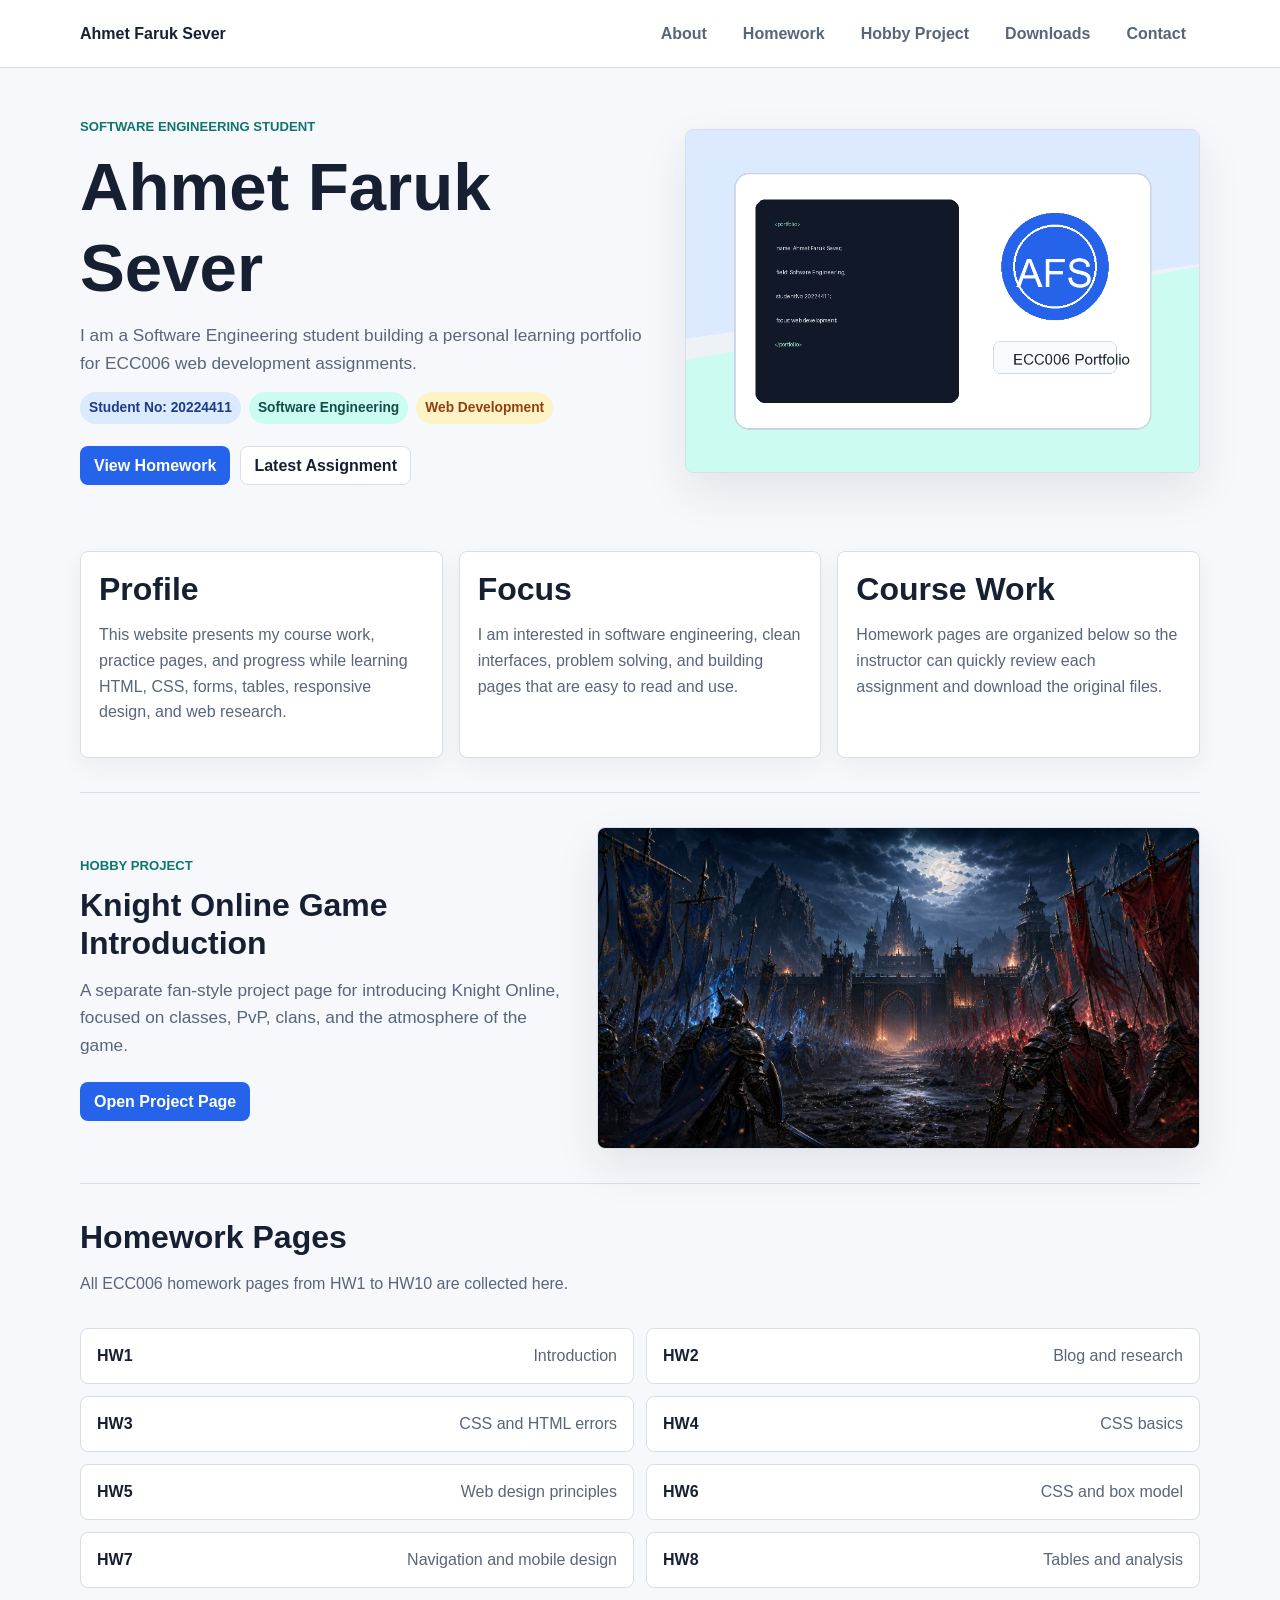
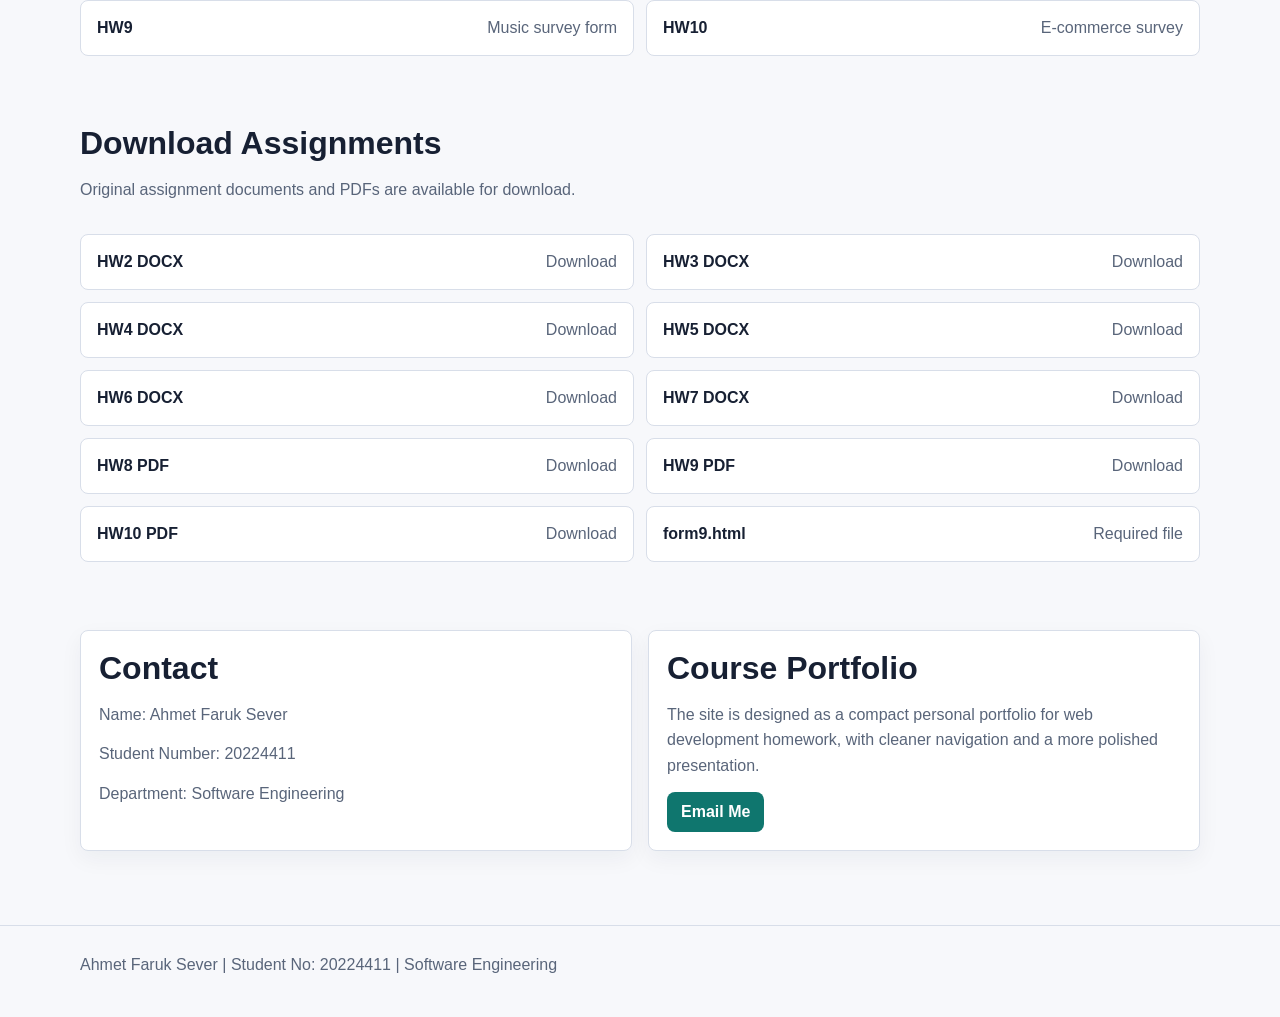
<file: index.html>
<!DOCTYPE html>
<html lang="en">
<head>
    <meta charset="UTF-8">
    <meta name="viewport" content="width=device-width, initial-scale=1.0">
    <title>Ahmet Faruk Sever - Personal Website</title>
    <link rel="stylesheet" href="styles.css">
</head>
<body>
    <header class="site-header">
        <nav class="nav">
            <a class="brand" href="index.html">Ahmet Faruk Sever</a>
            <div class="nav-links">
                <a href="#about">About</a>
                <a href="#homeworks">Homework</a>
                <a href="#hobby">Hobby Project</a>
                <a href="#downloads">Downloads</a>
                <a href="#contact">Contact</a>
            </div>
        </nav>
    </header>

    <main class="page">
        <section class="hero" id="about">
            <div>
                <p class="eyebrow">Software Engineering Student</p>
                <h1>Ahmet Faruk Sever</h1>
                <p class="lead">I am a Software Engineering student building a personal learning portfolio for ECC006 web development assignments.</p>
                <div class="tag-row">
                    <span class="tag">Student No: 20224411</span>
                    <span class="tag teal">Software Engineering</span>
                    <span class="tag amber">Web Development</span>
                </div>
                <div class="hero-actions">
                    <a class="button" href="#homeworks">View Homework</a>
                    <a class="button secondary" href="hw10.html">Latest Assignment</a>
                </div>
            </div>
            <img class="hero-visual" src="assets/profile-visual.png" alt="Personal portfolio visual for Ahmet Faruk Sever">
        </section>

        <section class="section">
            <div class="grid">
                <article class="card">
                    <h2>Profile</h2>
                    <p>This website presents my course work, practice pages, and progress while learning HTML, CSS, forms, tables, responsive design, and web research.</p>
                </article>
                <article class="card">
                    <h2>Focus</h2>
                    <p>I am interested in software engineering, clean interfaces, problem solving, and building pages that are easy to read and use.</p>
                </article>
                <article class="card">
                    <h2>Course Work</h2>
                    <p>Homework pages are organized below so the instructor can quickly review each assignment and download the original files.</p>
                </article>
            </div>
        </section>

        <section class="section hobby-band" id="hobby">
            <div class="hobby-preview">
                <div>
                    <p class="eyebrow">Hobby Project</p>
                    <h2>Knight Online Game Introduction</h2>
                    <p class="lead">A separate fan-style project page for introducing Knight Online, focused on classes, PvP, clans, and the atmosphere of the game.</p>
                    <div class="hero-actions">
                        <a class="button" href="knight-online.html">Open Project Page</a>
                    </div>
                </div>
                <img src="assets/knight-online-battle-v2.png" alt="Fantasy game project visual for Knight Online">
            </div>
        </section>

        <section class="section" id="homeworks">
            <div class="section-heading">
                <div>
                    <h2>Homework Pages</h2>
                    <p>All ECC006 homework pages from HW1 to HW10 are collected here.</p>
                </div>
            </div>

            <ul class="assignment-list">
                <li><a href="hw1.html">HW1 <span>Introduction</span></a></li>
                <li><a href="hw2.html">HW2 <span>Blog and research</span></a></li>
                <li><a href="hw3.html">HW3 <span>CSS and HTML errors</span></a></li>
                <li><a href="hw4.html">HW4 <span>CSS basics</span></a></li>
                <li><a href="hw5.html">HW5 <span>Web design principles</span></a></li>
                <li><a href="hw6.html">HW6 <span>CSS and box model</span></a></li>
                <li><a href="hw7.html">HW7 <span>Navigation and mobile design</span></a></li>
                <li><a href="hw8.html">HW8 <span>Tables and analysis</span></a></li>
                <li><a href="hw9.html">HW9 <span>Music survey form</span></a></li>
                <li><a href="hw10.html">HW10 <span>E-commerce survey</span></a></li>
            </ul>
        </section>

        <section class="section" id="downloads">
            <div class="section-heading">
                <div>
                    <h2>Download Assignments</h2>
                    <p>Original assignment documents and PDFs are available for download.</p>
                </div>
            </div>

            <ul class="assignment-list">
                <li><a href="hw2.docx" download>HW2 DOCX <span>Download</span></a></li>
                <li><a href="hw3.docx" download>HW3 DOCX <span>Download</span></a></li>
                <li><a href="hw4.docx" download>HW4 DOCX <span>Download</span></a></li>
                <li><a href="hw5.docx" download>HW5 DOCX <span>Download</span></a></li>
                <li><a href="hw6.docx" download>HW6 DOCX <span>Download</span></a></li>
                <li><a href="hw7.docx" download>HW7 DOCX <span>Download</span></a></li>
                <li><a href="hw8.pdf" download>HW8 PDF <span>Download</span></a></li>
                <li><a href="hw9.pdf" download>HW9 PDF <span>Download</span></a></li>
                <li><a href="hw10.pdf" download>HW10 PDF <span>Download</span></a></li>
                <li><a href="form9.html">form9.html <span>Required file</span></a></li>
            </ul>
        </section>

        <section class="section" id="contact">
            <div class="grid two">
                <article class="card">
                    <h2>Contact</h2>
                    <p>Name: Ahmet Faruk Sever</p>
                    <p>Student Number: 20224411</p>
                    <p>Department: Software Engineering</p>
                </article>
                <article class="card">
                    <h2>Course Portfolio</h2>
                    <p>The site is designed as a compact personal portfolio for web development homework, with cleaner navigation and a more polished presentation.</p>
                    <a class="button teal" href="mailto:ahmet.faruk.sever@example.com">Email Me</a>
                </article>
            </div>
        </section>
    </main>

    <footer class="footer">
        <div class="page">
            <p>Ahmet Faruk Sever | Student No: 20224411 | Software Engineering</p>
        </div>
    </footer>
</body>
</html>
</file>
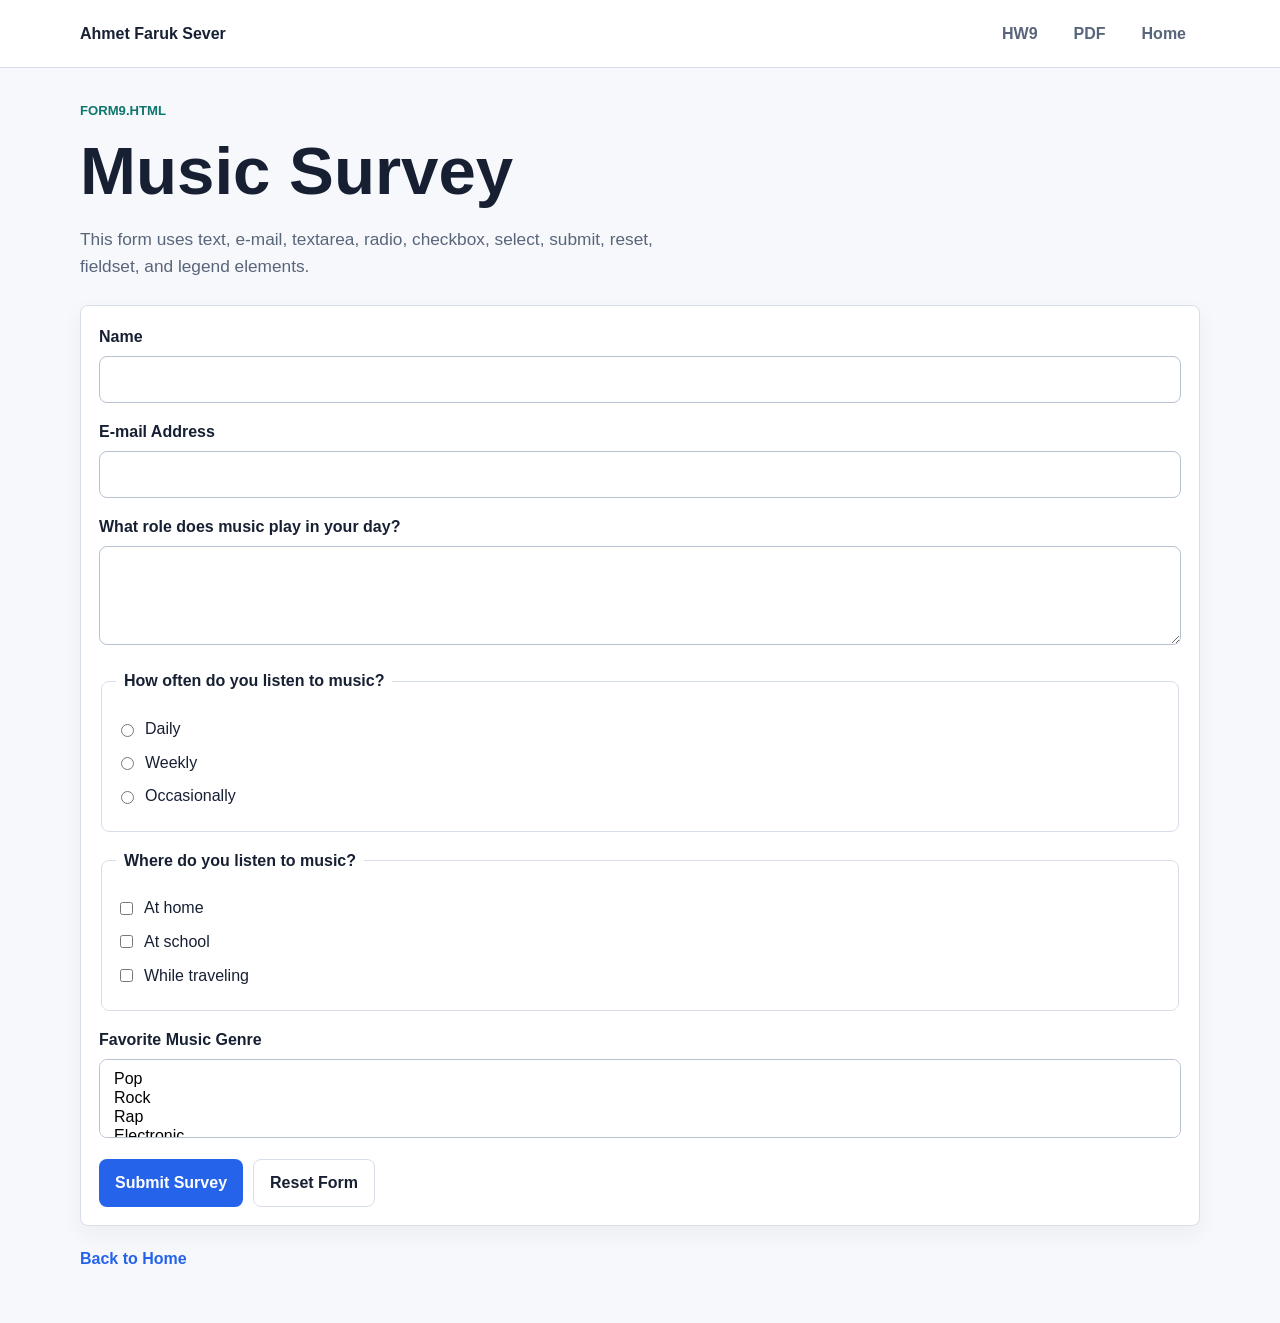
<file: form9.html>
<!DOCTYPE html>
<html lang="en">
<head>
    <meta charset="UTF-8">
    <meta name="viewport" content="width=device-width, initial-scale=1.0">
    <title>Form 9 - Music Survey</title>
    <link rel="stylesheet" href="styles.css">
</head>
<body>
    <header class="site-header">
        <nav class="nav">
            <a class="brand" href="index.html">Ahmet Faruk Sever</a>
            <div class="nav-links">
                <a href="hw9.html">HW9</a>
                <a href="hw9.pdf">PDF</a>
                <a href="index.html">Home</a>
            </div>
        </nav>
    </header>

    <main class="page content-page">
        <header>
            <p class="eyebrow">form9.html</p>
            <h1>Music Survey</h1>
            <p class="lead">This form uses text, e-mail, textarea, radio, checkbox, select, submit, reset, fieldset, and legend elements.</p>
        </header>

        <section class="card">
            <form method="post" action="http://www.uyar.com/teaching/ecc006/2017spring/login.php">
                <div>
                    <label for="name">Name</label>
                    <input type="text" id="name" name="name" required>
                </div>

                <div>
                    <label for="email">E-mail Address</label>
                    <input type="email" id="email" name="email" required>
                </div>

                <div>
                    <label for="comments">What role does music play in your day?</label>
                    <textarea id="comments" name="comments" cols="60" rows="3"></textarea>
                </div>

                <fieldset>
                    <legend>How often do you listen to music?</legend>
                    <label class="choice"><input type="radio" name="frequency" value="daily"> Daily</label>
                    <label class="choice"><input type="radio" name="frequency" value="weekly"> Weekly</label>
                    <label class="choice"><input type="radio" name="frequency" value="occasionally"> Occasionally</label>
                </fieldset>

                <fieldset>
                    <legend>Where do you listen to music?</legend>
                    <label class="choice"><input type="checkbox" name="place" value="home"> At home</label>
                    <label class="choice"><input type="checkbox" name="place" value="school"> At school</label>
                    <label class="choice"><input type="checkbox" name="place" value="travel"> While traveling</label>
                </fieldset>

                <div>
                    <label for="genre">Favorite Music Genre</label>
                    <select id="genre" name="genre" size="3">
                        <option value="pop">Pop</option>
                        <option value="rock">Rock</option>
                        <option value="rap">Rap</option>
                        <option value="electronic">Electronic</option>
                        <option value="classical">Classical</option>
                    </select>
                </div>

                <div class="form-actions">
                    <button type="submit">Submit Survey</button>
                    <button type="reset">Reset Form</button>
                </div>
            </form>
        </section>

        <a class="home-link" href="index.html">Back to Home</a>
    </main>
</body>
</html>
</file>
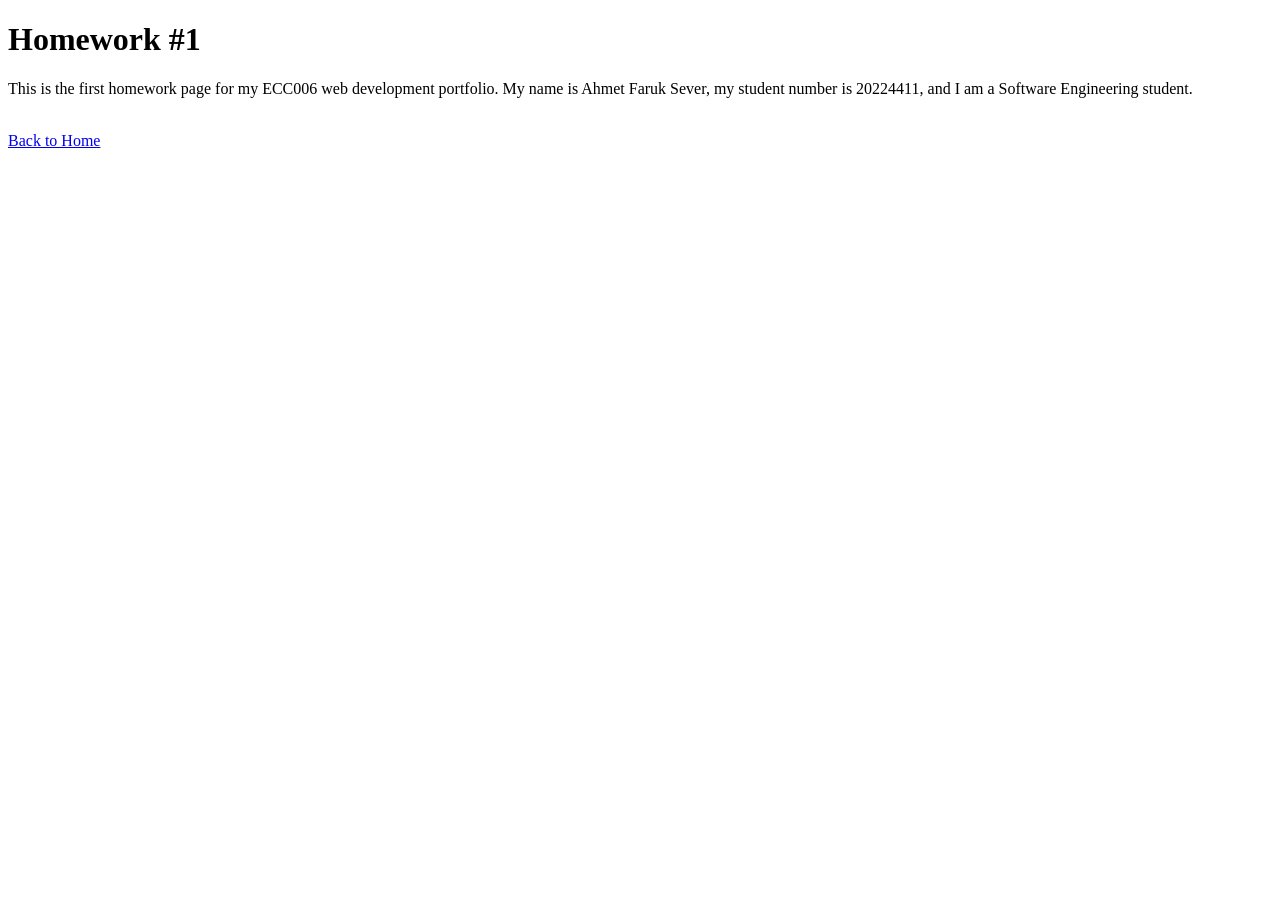
<file: hw1.html>
<!DOCTYPE html>
<html>
<head>
    <meta charset="UTF-8">
    <title>HW1</title>
</head>
<body>

    <h1>Homework #1</h1>

    <p>
        This is the first homework page for my ECC006 web development portfolio.
        My name is Ahmet Faruk Sever, my student number is 20224411, and I am a Software Engineering student.
    </p>

    <br>
    <a href="index.html">Back to Home</a>

</body>
</html>
</file>
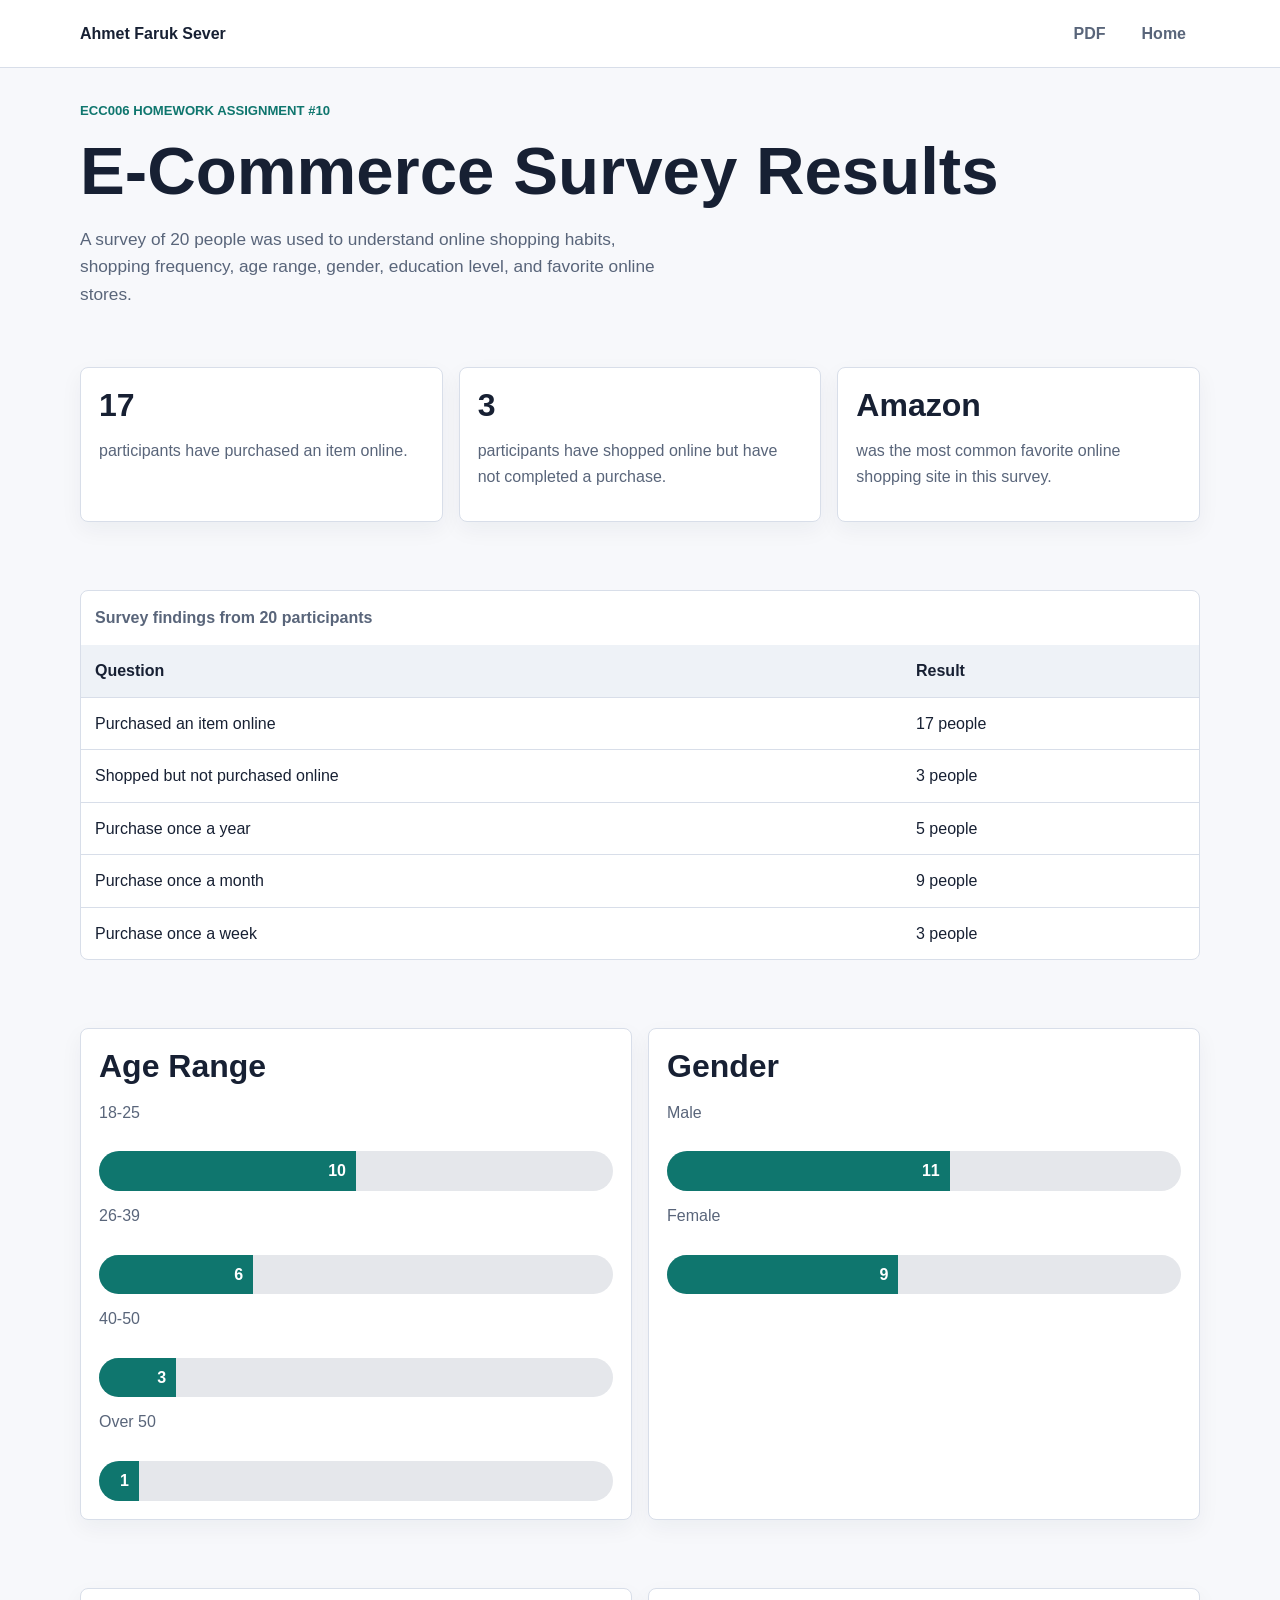
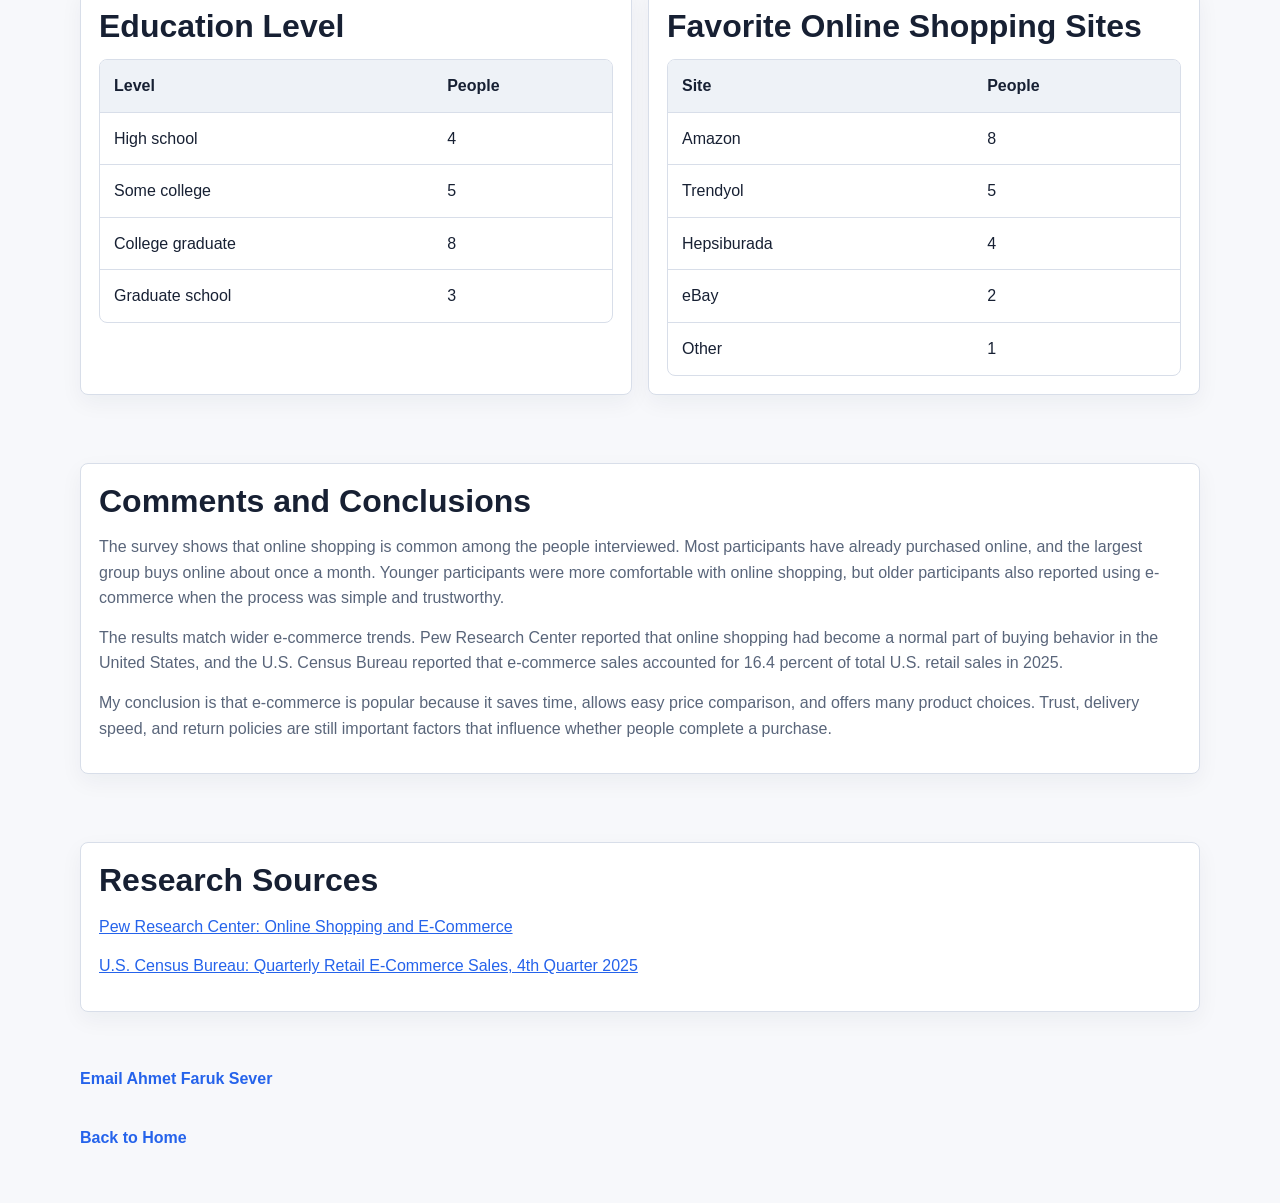
<file: hw10.html>
<!DOCTYPE html>
<html lang="en">
<head>
    <meta charset="UTF-8">
    <meta name="viewport" content="width=device-width, initial-scale=1.0">
    <title>HW10 - E-Commerce Survey</title>
    <link rel="stylesheet" href="styles.css">
</head>
<body>
    <header class="site-header">
        <nav class="nav">
            <a class="brand" href="index.html">Ahmet Faruk Sever</a>
            <div class="nav-links">
                <a href="hw10.pdf">PDF</a>
                <a href="index.html">Home</a>
            </div>
        </nav>
    </header>

    <main class="page content-page">
        <header>
            <p class="eyebrow">ECC006 Homework Assignment #10</p>
            <h1>E-Commerce Survey Results</h1>
            <p class="lead">A survey of 20 people was used to understand online shopping habits, shopping frequency, age range, gender, education level, and favorite online stores.</p>
        </header>

        <section class="section">
            <div class="grid">
                <article class="card">
                    <h2>17</h2>
                    <p>participants have purchased an item online.</p>
                </article>
                <article class="card">
                    <h2>3</h2>
                    <p>participants have shopped online but have not completed a purchase.</p>
                </article>
                <article class="card">
                    <h2>Amazon</h2>
                    <p>was the most common favorite online shopping site in this survey.</p>
                </article>
            </div>
        </section>

        <section class="section">
            <div class="table-wrap">
                <table>
                    <caption>Survey findings from 20 participants</caption>
                    <tr>
                        <th>Question</th>
                        <th>Result</th>
                    </tr>
                    <tr>
                        <td>Purchased an item online</td>
                        <td>17 people</td>
                    </tr>
                    <tr>
                        <td>Shopped but not purchased online</td>
                        <td>3 people</td>
                    </tr>
                    <tr>
                        <td>Purchase once a year</td>
                        <td>5 people</td>
                    </tr>
                    <tr>
                        <td>Purchase once a month</td>
                        <td>9 people</td>
                    </tr>
                    <tr>
                        <td>Purchase once a week</td>
                        <td>3 people</td>
                    </tr>
                </table>
            </div>
        </section>

        <section class="section">
            <div class="grid two">
                <article class="card">
                    <h2>Age Range</h2>
                    <div class="bar-list">
                        <p>18-25</p>
                        <div class="bar"><span style="width: 50%;">10</span></div>
                        <p>26-39</p>
                        <div class="bar"><span style="width: 30%;">6</span></div>
                        <p>40-50</p>
                        <div class="bar"><span style="width: 15%;">3</span></div>
                        <p>Over 50</p>
                        <div class="bar"><span style="width: 5%;">1</span></div>
                    </div>
                </article>

                <article class="card">
                    <h2>Gender</h2>
                    <div class="bar-list">
                        <p>Male</p>
                        <div class="bar"><span style="width: 55%;">11</span></div>
                        <p>Female</p>
                        <div class="bar"><span style="width: 45%;">9</span></div>
                    </div>
                </article>
            </div>
        </section>

        <section class="section">
            <div class="grid two">
                <article class="card">
                    <h2>Education Level</h2>
                    <div class="table-wrap">
                        <table>
                            <tr>
                                <th>Level</th>
                                <th>People</th>
                            </tr>
                            <tr>
                                <td>High school</td>
                                <td>4</td>
                            </tr>
                            <tr>
                                <td>Some college</td>
                                <td>5</td>
                            </tr>
                            <tr>
                                <td>College graduate</td>
                                <td>8</td>
                            </tr>
                            <tr>
                                <td>Graduate school</td>
                                <td>3</td>
                            </tr>
                        </table>
                    </div>
                </article>

                <article class="card">
                    <h2>Favorite Online Shopping Sites</h2>
                    <div class="table-wrap">
                        <table>
                            <tr>
                                <th>Site</th>
                                <th>People</th>
                            </tr>
                            <tr>
                                <td>Amazon</td>
                                <td>8</td>
                            </tr>
                            <tr>
                                <td>Trendyol</td>
                                <td>5</td>
                            </tr>
                            <tr>
                                <td>Hepsiburada</td>
                                <td>4</td>
                            </tr>
                            <tr>
                                <td>eBay</td>
                                <td>2</td>
                            </tr>
                            <tr>
                                <td>Other</td>
                                <td>1</td>
                            </tr>
                        </table>
                    </div>
                </article>
            </div>
        </section>

        <section class="section">
            <article class="card">
                <h2>Comments and Conclusions</h2>
                <p>The survey shows that online shopping is common among the people interviewed. Most participants have already purchased online, and the largest group buys online about once a month. Younger participants were more comfortable with online shopping, but older participants also reported using e-commerce when the process was simple and trustworthy.</p>
                <p>The results match wider e-commerce trends. Pew Research Center reported that online shopping had become a normal part of buying behavior in the United States, and the U.S. Census Bureau reported that e-commerce sales accounted for 16.4 percent of total U.S. retail sales in 2025.</p>
                <p>My conclusion is that e-commerce is popular because it saves time, allows easy price comparison, and offers many product choices. Trust, delivery speed, and return policies are still important factors that influence whether people complete a purchase.</p>
            </article>
        </section>

        <section class="section">
            <div class="card">
                <h2>Research Sources</h2>
                <p><a href="https://www.pewresearch.org/internet/2016/12/19/online-shopping-and-e-commerce/">Pew Research Center: Online Shopping and E-Commerce</a></p>
                <p><a href="https://www2.census.gov/retail/releases/historical/ecomm/25q4.pdf">U.S. Census Bureau: Quarterly Retail E-Commerce Sales, 4th Quarter 2025</a></p>
            </div>
        </section>

        <p><a class="home-link" href="mailto:ahmet.faruk.sever@example.com">Email Ahmet Faruk Sever</a></p>
        <a class="home-link" href="index.html">Back to Home</a>
    </main>
</body>
</html>
</file>
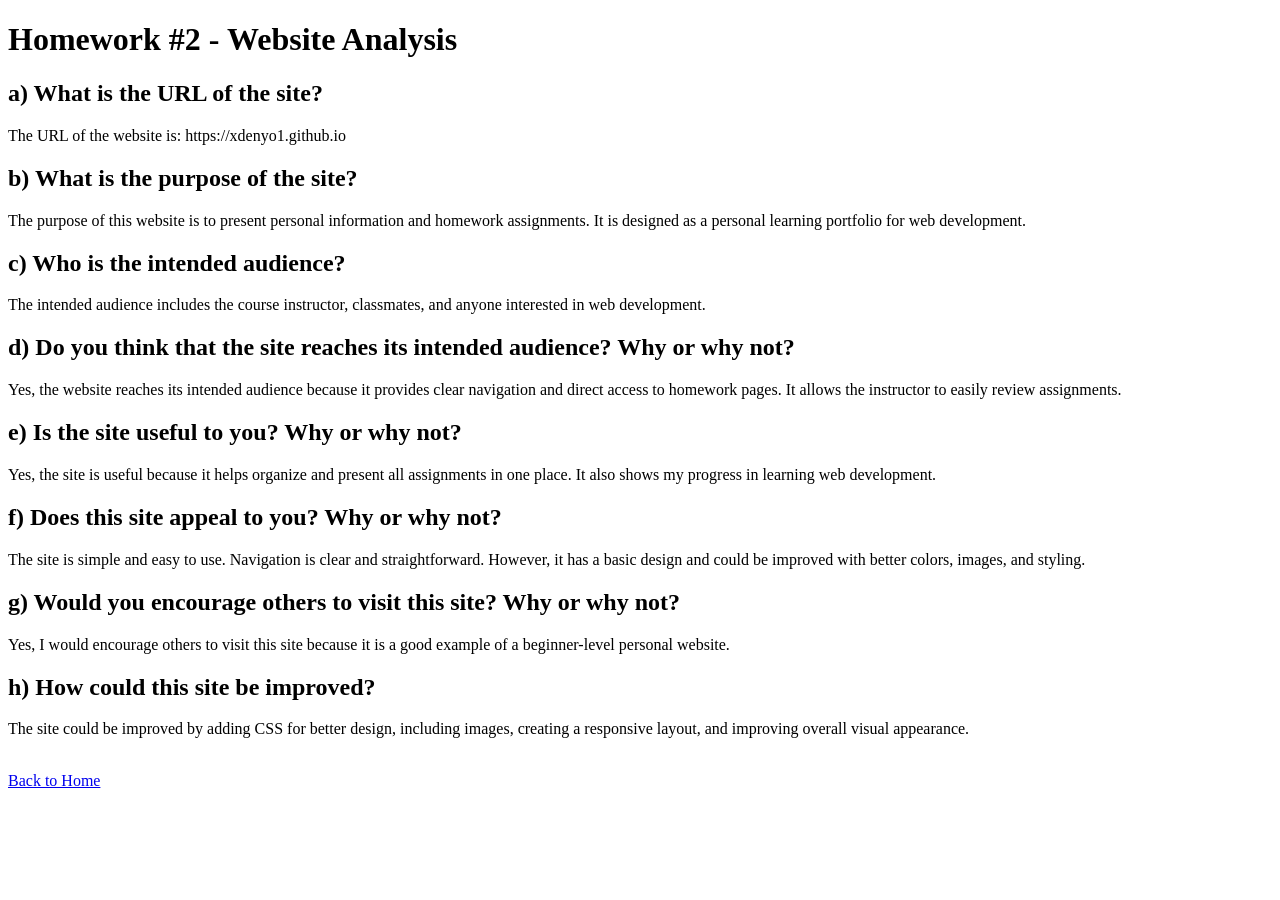
<file: hw2.html>
<!DOCTYPE html>
<html lang="en">
<head>
<meta charset="UTF-8">
<title>HW2 - Website Analysis</title>
</head>

<body>

<h1>Homework #2 - Website Analysis</h1>

<h2>a) What is the URL of the site?</h2>
<p>
The URL of the website is: https://xdenyo1.github.io
</p>

<h2>b) What is the purpose of the site?</h2>
<p>
The purpose of this website is to present personal information and homework assignments.
It is designed as a personal learning portfolio for web development.
</p>

<h2>c) Who is the intended audience?</h2>
<p>
The intended audience includes the course instructor, classmates, and anyone interested in web development.
</p>

<h2>d) Do you think that the site reaches its intended audience? Why or why not?</h2>
<p>
Yes, the website reaches its intended audience because it provides clear navigation and direct access to homework pages.
It allows the instructor to easily review assignments.
</p>

<h2>e) Is the site useful to you? Why or why not?</h2>
<p>
Yes, the site is useful because it helps organize and present all assignments in one place.
It also shows my progress in learning web development.
</p>

<h2>f) Does this site appeal to you? Why or why not?</h2>
<p>
The site is simple and easy to use. Navigation is clear and straightforward.
However, it has a basic design and could be improved with better colors, images, and styling.
</p>

<h2>g) Would you encourage others to visit this site? Why or why not?</h2>
<p>
Yes, I would encourage others to visit this site because it is a good example of a beginner-level personal website.
</p>

<h2>h) How could this site be improved?</h2>
<p>
The site could be improved by adding CSS for better design, including images, creating a responsive layout,
and improving overall visual appearance.
</p>

<br>
<a href="index.html">Back to Home</a>

</body>
</html>
</file>
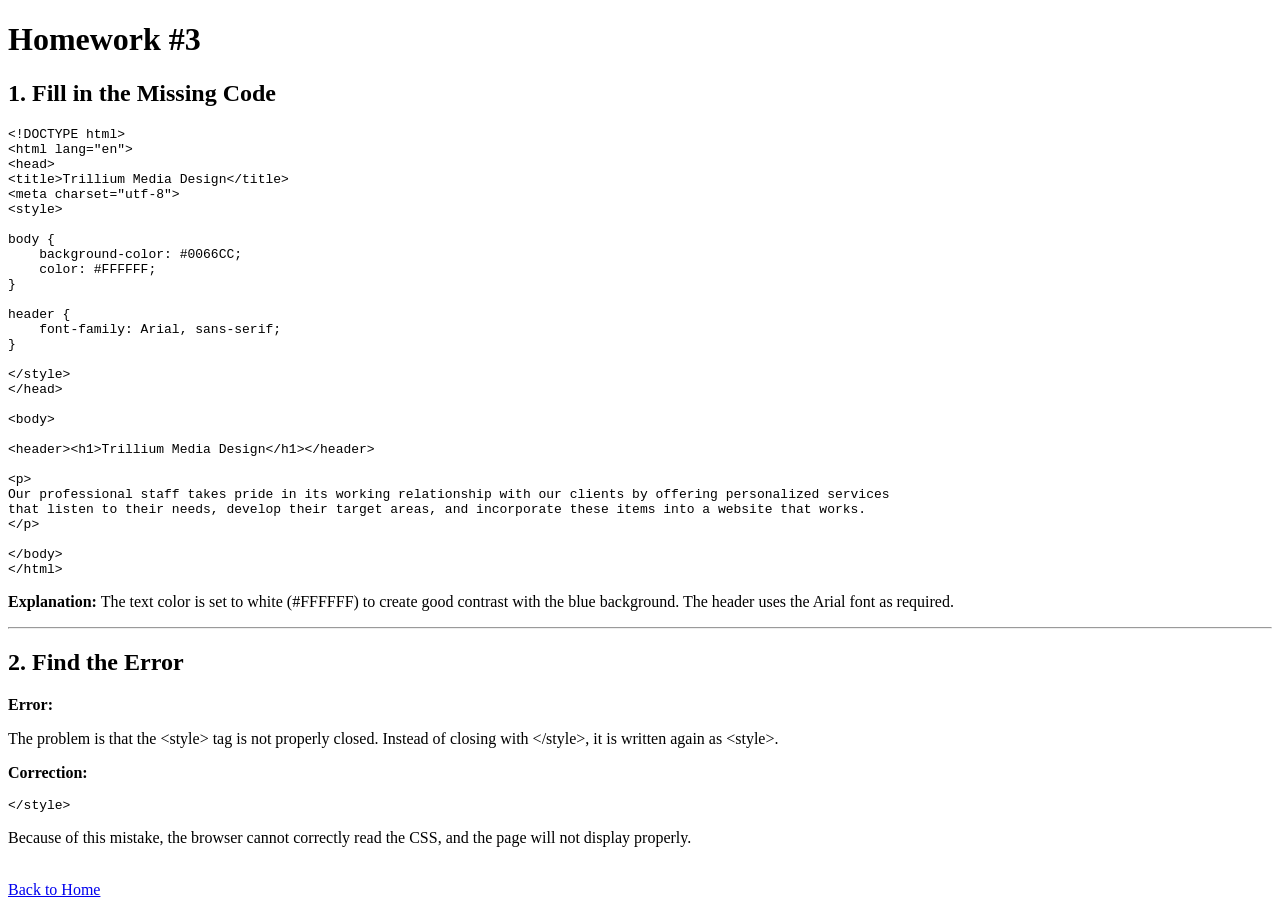
<file: hw3.html>
<!DOCTYPE html>
<html lang="en">
<head>
<meta charset="UTF-8">
<title>HW3 - CSS and HTML Errors</title>
</head>

<body>

<h1>Homework #3</h1>

<h2>1. Fill in the Missing Code</h2>

<pre>
&lt;!DOCTYPE html&gt;
&lt;html lang="en"&gt;
&lt;head&gt;
&lt;title&gt;Trillium Media Design&lt;/title&gt;
&lt;meta charset="utf-8"&gt;
&lt;style&gt;

body { 
    background-color: #0066CC;
    color: #FFFFFF;
}

header { 
    font-family: Arial, sans-serif;
}

&lt;/style&gt;
&lt;/head&gt;

&lt;body&gt;

&lt;header&gt;&lt;h1&gt;Trillium Media Design&lt;/h1&gt;&lt;/header&gt;

&lt;p&gt;
Our professional staff takes pride in its working relationship with our clients by offering personalized services
that listen to their needs, develop their target areas, and incorporate these items into a website that works.
&lt;/p&gt;

&lt;/body&gt;
&lt;/html&gt;
</pre>

<p>
<strong>Explanation:</strong> The text color is set to white (#FFFFFF) to create good contrast with the blue background.
The header uses the Arial font as required.
</p>

<hr>

<h2>2. Find the Error</h2>

<p><strong>Error:</strong></p>
<p>
The problem is that the &lt;style&gt; tag is not properly closed.
Instead of closing with &lt;/style&gt;, it is written again as &lt;style&gt;.
</p>

<p><strong>Correction:</strong></p>
<pre>
&lt;/style&gt;
</pre>

<p>
Because of this mistake, the browser cannot correctly read the CSS, and the page will not display properly.
</p>

<br>
<a href="index.html">Back to Home</a>

</body>
</html>
</file>
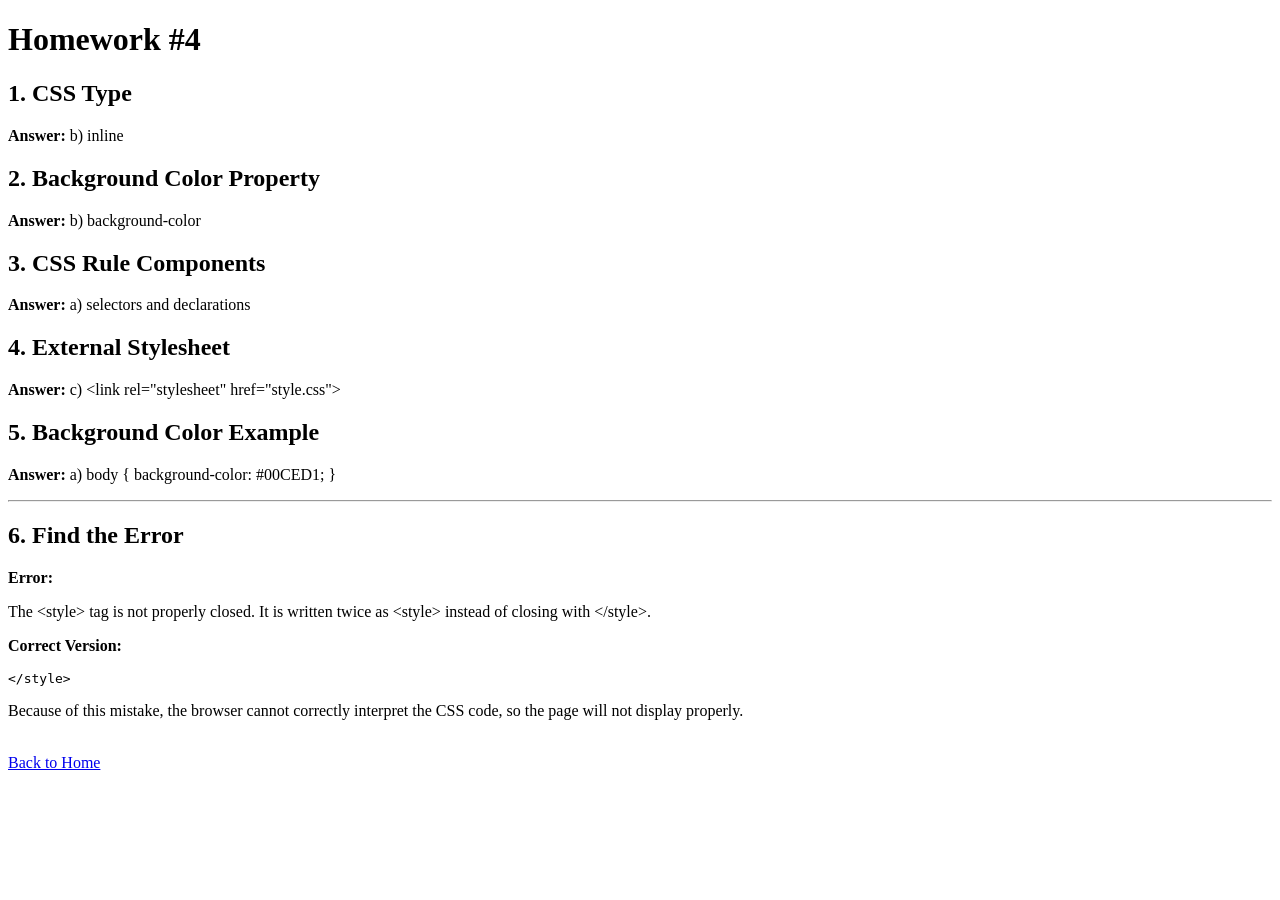
<file: hw4.html>
<!DOCTYPE html>
<html lang="en">
<head>
<meta charset="UTF-8">
<title>HW4 - CSS Basics</title>
</head>

<body>

<h1>Homework #4</h1>

<h2>1. CSS Type</h2>
<p><strong>Answer:</strong> b) inline</p>

<h2>2. Background Color Property</h2>
<p><strong>Answer:</strong> b) background-color</p>

<h2>3. CSS Rule Components</h2>
<p><strong>Answer:</strong> a) selectors and declarations</p>

<h2>4. External Stylesheet</h2>
<p><strong>Answer:</strong> c) &lt;link rel="stylesheet" href="style.css"&gt;</p>

<h2>5. Background Color Example</h2>
<p><strong>Answer:</strong> a) body { background-color: #00CED1; }</p>

<hr>

<h2>6. Find the Error</h2>

<p><strong>Error:</strong></p>
<p>
The &lt;style&gt; tag is not properly closed. It is written twice as &lt;style&gt; instead of closing with &lt;/style&gt;.
</p>

<p><strong>Correct Version:</strong></p>

<pre>
&lt;/style&gt;
</pre>

<p>
Because of this mistake, the browser cannot correctly interpret the CSS code, so the page will not display properly.
</p>

<br>
<a href="index.html">Back to Home</a>

</body>
</html>
</file>
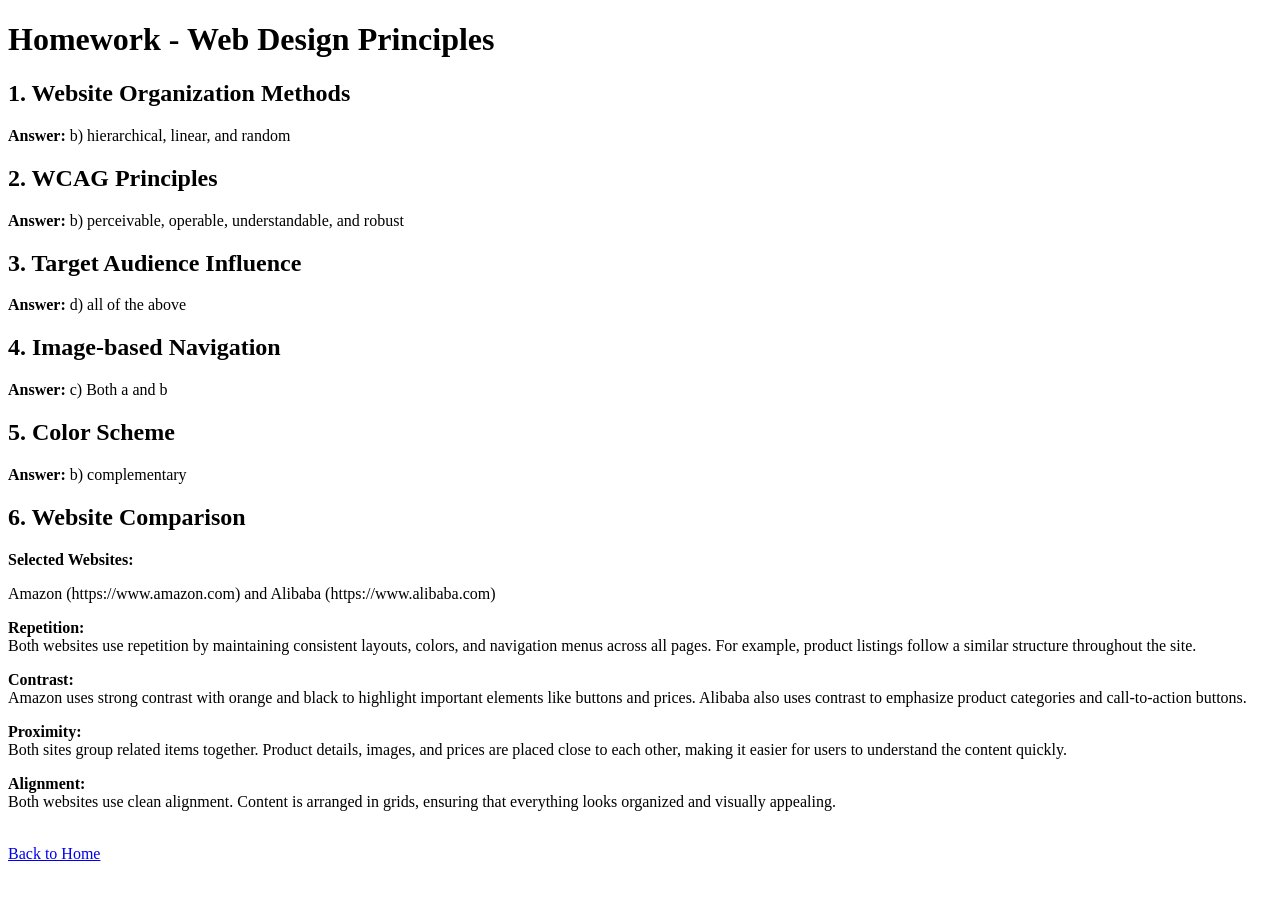
<file: hw5.html>
<!DOCTYPE html>
<html lang="en">
<head>
<meta charset="UTF-8">
<title>Homework - Web Design Principles</title>
</head>

<body>

<h1>Homework - Web Design Principles</h1>

<h2>1. Website Organization Methods</h2>
<p><strong>Answer:</strong> b) hierarchical, linear, and random</p>

<h2>2. WCAG Principles</h2>
<p><strong>Answer:</strong> b) perceivable, operable, understandable, and robust</p>

<h2>3. Target Audience Influence</h2>
<p><strong>Answer:</strong> d) all of the above</p>

<h2>4. Image-based Navigation</h2>
<p><strong>Answer:</strong> c) Both a and b</p>

<h2>5. Color Scheme</h2>
<p><strong>Answer:</strong> b) complementary</p>

<h2>6. Website Comparison</h2>

<p><strong>Selected Websites:</strong></p>
<p>Amazon (https://www.amazon.com) and Alibaba (https://www.alibaba.com)</p>

<p><strong>Repetition:</strong><br>
Both websites use repetition by maintaining consistent layouts, colors, and navigation menus across all pages. 
For example, product listings follow a similar structure throughout the site.
</p>

<p><strong>Contrast:</strong><br>
Amazon uses strong contrast with orange and black to highlight important elements like buttons and prices. 
Alibaba also uses contrast to emphasize product categories and call-to-action buttons.
</p>

<p><strong>Proximity:</strong><br>
Both sites group related items together. Product details, images, and prices are placed close to each other, 
making it easier for users to understand the content quickly.
</p>

<p><strong>Alignment:</strong><br>
Both websites use clean alignment. Content is arranged in grids, ensuring that everything looks organized 
and visually appealing.
</p>

<br>
<a href="index.html">Back to Home</a>

</body>
</html>
</file>
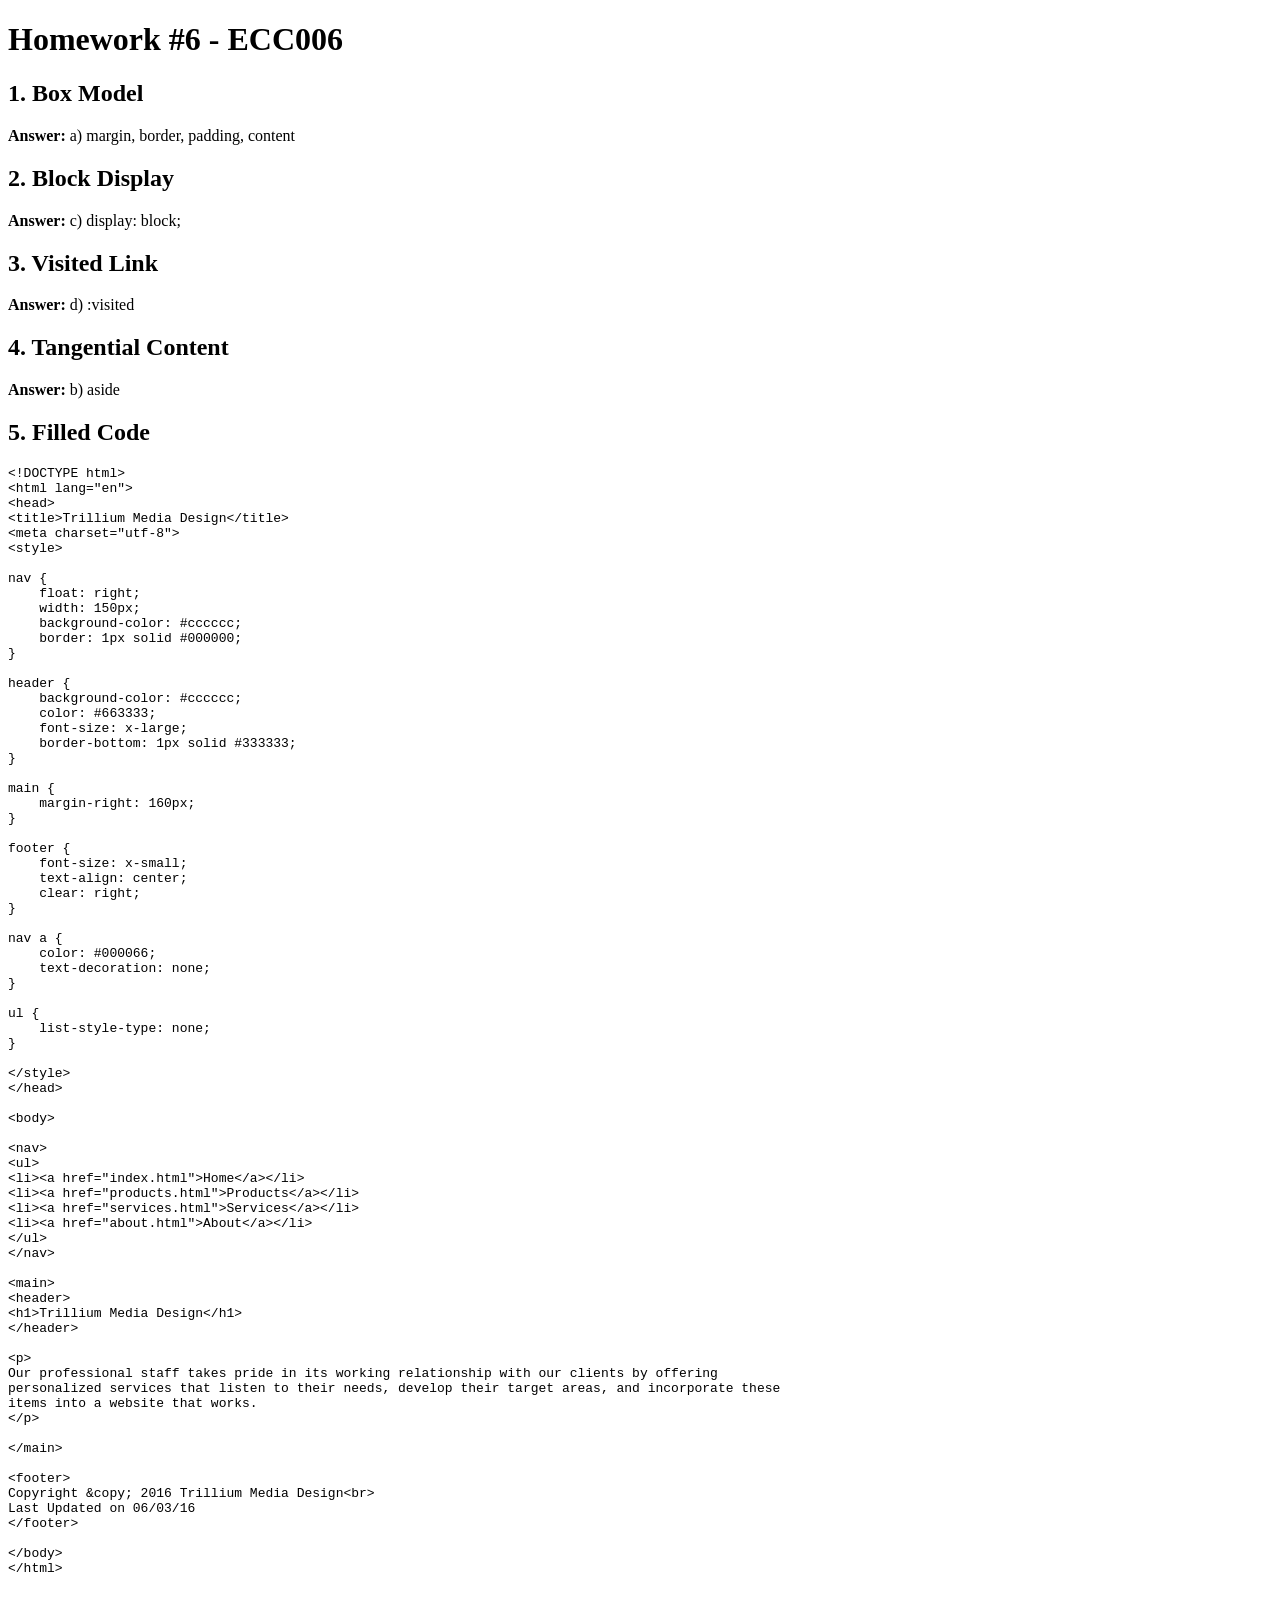
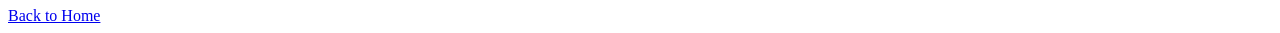
<file: hw6.html>
<!DOCTYPE html>
<html lang="en">
<head>
<meta charset="UTF-8">
<title>HW6 - ECC006</title>
</head>

<body>

<h1>Homework #6 - ECC006</h1>

<h2>1. Box Model</h2>
<p><strong>Answer:</strong> a) margin, border, padding, content</p>

<h2>2. Block Display</h2>
<p><strong>Answer:</strong> c) display: block;</p>

<h2>3. Visited Link</h2>
<p><strong>Answer:</strong> d) :visited</p>

<h2>4. Tangential Content</h2>
<p><strong>Answer:</strong> b) aside</p>

<h2>5. Filled Code</h2>

<pre>
&lt;!DOCTYPE html&gt;
&lt;html lang="en"&gt;
&lt;head&gt;
&lt;title&gt;Trillium Media Design&lt;/title&gt;
&lt;meta charset="utf-8"&gt;
&lt;style&gt;

nav { 
    float: right;
    width: 150px;
    background-color: #cccccc;
    border: 1px solid #000000;
}

header { 
    background-color: #cccccc;
    color: #663333;
    font-size: x-large;
    border-bottom: 1px solid #333333; 
}

main { 
    margin-right: 160px; 
}

footer { 
    font-size: x-small;
    text-align: center;
    clear: right; 
}

nav a { 
    color: #000066;
    text-decoration: none; 
}

ul {
    list-style-type: none;
}

&lt;/style&gt;
&lt;/head&gt;

&lt;body&gt;

&lt;nav&gt;
&lt;ul&gt;
&lt;li&gt;&lt;a href="index.html"&gt;Home&lt;/a&gt;&lt;/li&gt;
&lt;li&gt;&lt;a href="products.html"&gt;Products&lt;/a&gt;&lt;/li&gt;
&lt;li&gt;&lt;a href="services.html"&gt;Services&lt;/a&gt;&lt;/li&gt;
&lt;li&gt;&lt;a href="about.html"&gt;About&lt;/a&gt;&lt;/li&gt;
&lt;/ul&gt;
&lt;/nav&gt;

&lt;main&gt;
&lt;header&gt;
&lt;h1&gt;Trillium Media Design&lt;/h1&gt;
&lt;/header&gt;

&lt;p&gt;
Our professional staff takes pride in its working relationship with our clients by offering
personalized services that listen to their needs, develop their target areas, and incorporate these
items into a website that works.
&lt;/p&gt;

&lt;/main&gt;

&lt;footer&gt;
Copyright &amp;copy; 2016 Trillium Media Design&lt;br&gt;
Last Updated on 06/03/16
&lt;/footer&gt;

&lt;/body&gt;
&lt;/html&gt;
</pre>

<br>
<a href="index.html">Back to Home</a>

</body>
</html>
</file>
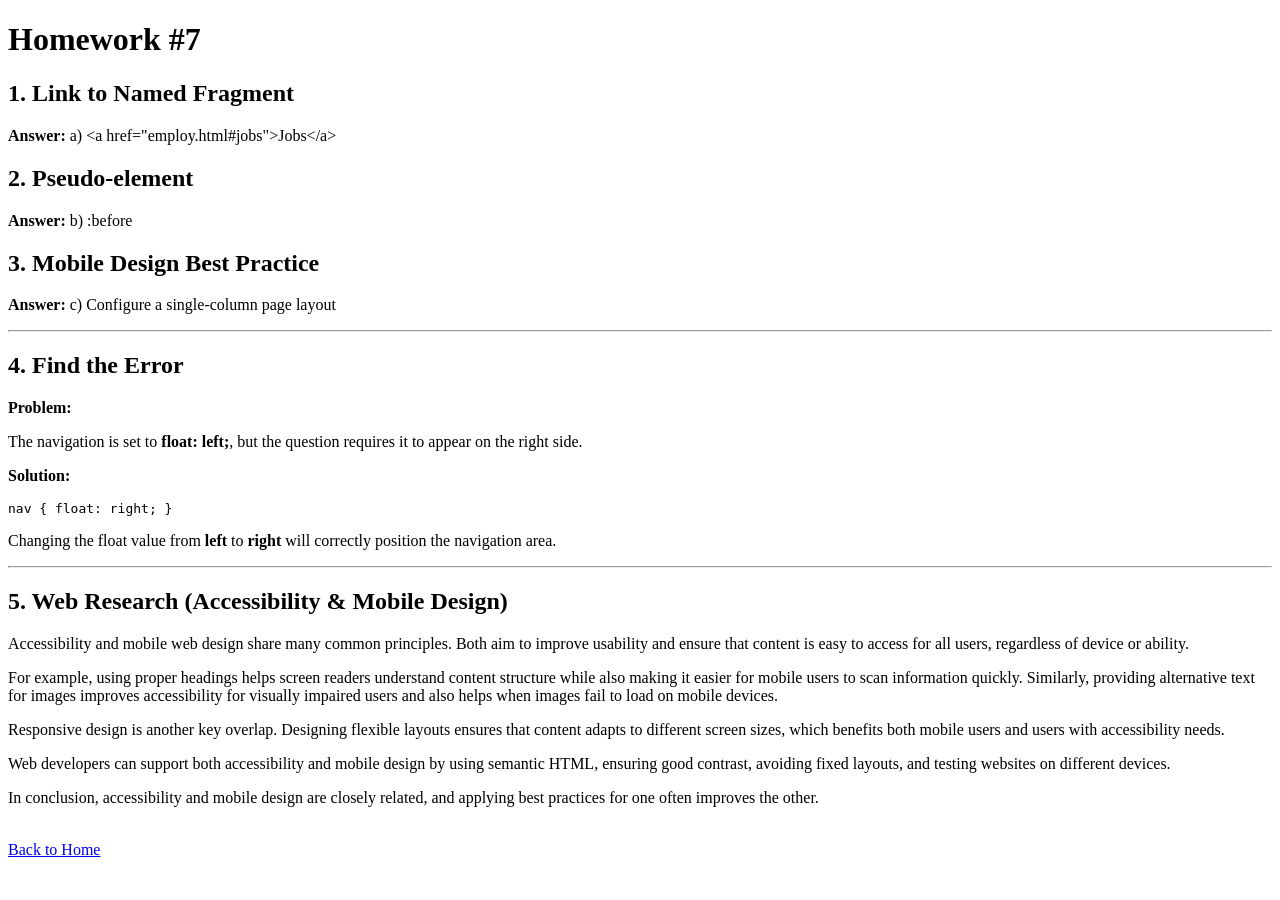
<file: hw7.html>
<!DOCTYPE html>
<html lang="en">
<head>
<meta charset="UTF-8">
<title>HW7 - Navigation & Mobile Design</title>
</head>

<body>

<h1>Homework #7</h1>

<h2>1. Link to Named Fragment</h2>
<p><strong>Answer:</strong> a) &lt;a href="employ.html#jobs"&gt;Jobs&lt;/a&gt;</p>

<h2>2. Pseudo-element</h2>
<p><strong>Answer:</strong> b) :before</p>

<h2>3. Mobile Design Best Practice</h2>
<p><strong>Answer:</strong> c) Configure a single-column page layout</p>

<hr>

<h2>4. Find the Error</h2>

<p><strong>Problem:</strong></p>
<p>
The navigation is set to <strong>float: left;</strong>, but the question requires it to appear on the right side.
</p>

<p><strong>Solution:</strong></p>
<pre>
nav { float: right; }
</pre>

<p>
Changing the float value from <strong>left</strong> to <strong>right</strong> will correctly position the navigation area.
</p>

<hr>

<h2>5. Web Research (Accessibility & Mobile Design)</h2>

<p>
Accessibility and mobile web design share many common principles. Both aim to improve usability 
and ensure that content is easy to access for all users, regardless of device or ability.
</p>

<p>
For example, using proper headings helps screen readers understand content structure while also 
making it easier for mobile users to scan information quickly. Similarly, providing alternative text 
for images improves accessibility for visually impaired users and also helps when images fail to 
load on mobile devices.
</p>

<p>
Responsive design is another key overlap. Designing flexible layouts ensures that content adapts 
to different screen sizes, which benefits both mobile users and users with accessibility needs.
</p>

<p>
Web developers can support both accessibility and mobile design by using semantic HTML, 
ensuring good contrast, avoiding fixed layouts, and testing websites on different devices.
</p>

<p>
In conclusion, accessibility and mobile design are closely related, and applying best practices 
for one often improves the other.
</p>

<br>
<a href="index.html">Back to Home</a>

</body>
</html>
</file>
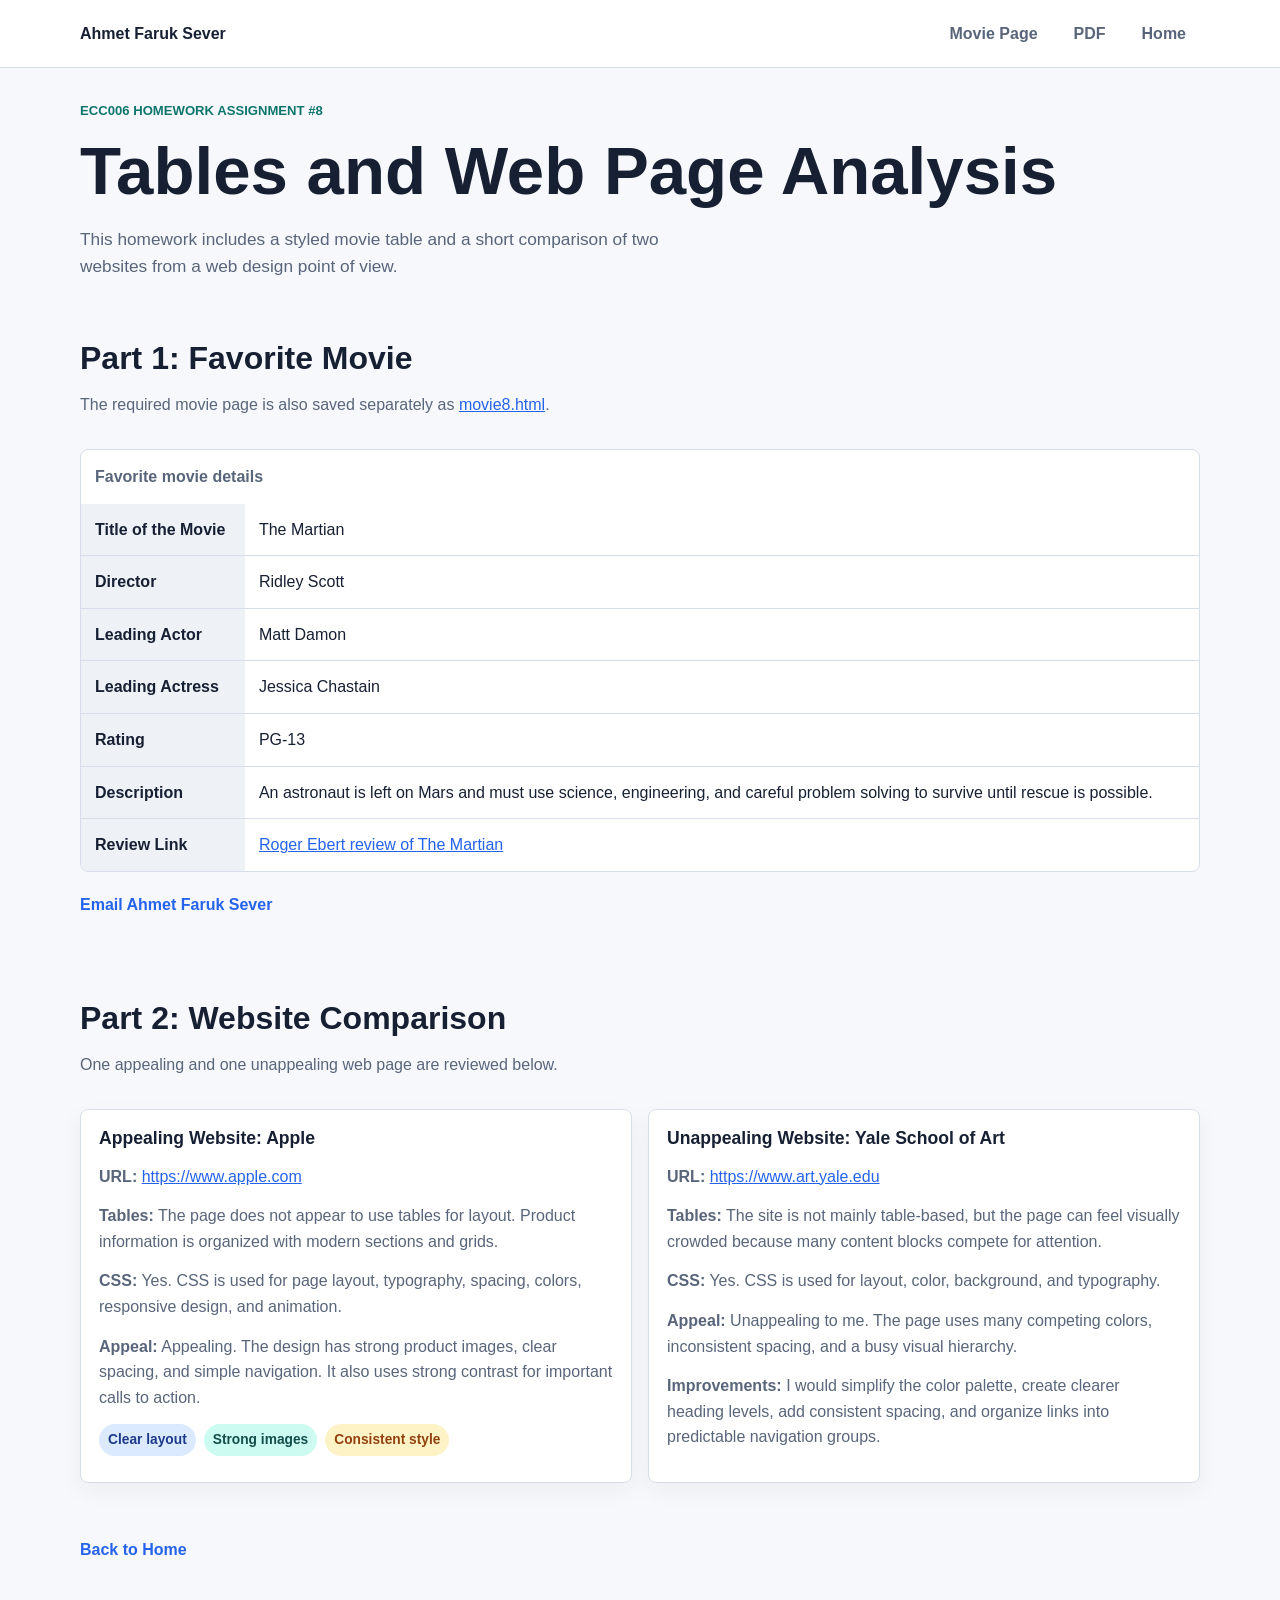
<file: hw8.html>
<!DOCTYPE html>
<html lang="en">
<head>
    <meta charset="UTF-8">
    <meta name="viewport" content="width=device-width, initial-scale=1.0">
    <title>HW8 - Tables and Web Page Analysis</title>
    <link rel="stylesheet" href="styles.css">
</head>
<body>
    <header class="site-header">
        <nav class="nav">
            <a class="brand" href="index.html">Ahmet Faruk Sever</a>
            <div class="nav-links">
                <a href="movie8.html">Movie Page</a>
                <a href="hw8.pdf">PDF</a>
                <a href="index.html">Home</a>
            </div>
        </nav>
    </header>

    <main class="page content-page">
        <header>
            <p class="eyebrow">ECC006 Homework Assignment #8</p>
            <h1>Tables and Web Page Analysis</h1>
            <p class="lead">This homework includes a styled movie table and a short comparison of two websites from a web design point of view.</p>
        </header>

        <section class="section">
            <div class="section-heading">
                <div>
                    <h2>Part 1: Favorite Movie</h2>
                    <p>The required movie page is also saved separately as <a href="movie8.html">movie8.html</a>.</p>
                </div>
            </div>

            <div class="table-wrap">
                <table>
                    <caption>Favorite movie details</caption>
                    <tr>
                        <th>Title of the Movie</th>
                        <td>The Martian</td>
                    </tr>
                    <tr>
                        <th>Director</th>
                        <td>Ridley Scott</td>
                    </tr>
                    <tr>
                        <th>Leading Actor</th>
                        <td>Matt Damon</td>
                    </tr>
                    <tr>
                        <th>Leading Actress</th>
                        <td>Jessica Chastain</td>
                    </tr>
                    <tr>
                        <th>Rating</th>
                        <td>PG-13</td>
                    </tr>
                    <tr>
                        <th>Description</th>
                        <td>An astronaut is left on Mars and must use science, engineering, and careful problem solving to survive until rescue is possible.</td>
                    </tr>
                    <tr>
                        <th>Review Link</th>
                        <td><a href="https://www.rogerebert.com/reviews/the-martian-2015">Roger Ebert review of The Martian</a></td>
                    </tr>
                </table>
            </div>

            <p><a class="home-link" href="mailto:ahmet.faruk.sever@example.com">Email Ahmet Faruk Sever</a></p>
        </section>

        <section class="section">
            <div class="section-heading">
                <div>
                    <h2>Part 2: Website Comparison</h2>
                    <p>One appealing and one unappealing web page are reviewed below.</p>
                </div>
            </div>

            <div class="grid two">
                <article class="card">
                    <h3>Appealing Website: Apple</h3>
                    <p><strong>URL:</strong> <a href="https://www.apple.com">https://www.apple.com</a></p>
                    <p><strong>Tables:</strong> The page does not appear to use tables for layout. Product information is organized with modern sections and grids.</p>
                    <p><strong>CSS:</strong> Yes. CSS is used for page layout, typography, spacing, colors, responsive design, and animation.</p>
                    <p><strong>Appeal:</strong> Appealing. The design has strong product images, clear spacing, and simple navigation. It also uses strong contrast for important calls to action.</p>
                    <div class="tag-row">
                        <span class="tag">Clear layout</span>
                        <span class="tag teal">Strong images</span>
                        <span class="tag amber">Consistent style</span>
                    </div>
                </article>

                <article class="card">
                    <h3>Unappealing Website: Yale School of Art</h3>
                    <p><strong>URL:</strong> <a href="https://www.art.yale.edu">https://www.art.yale.edu</a></p>
                    <p><strong>Tables:</strong> The site is not mainly table-based, but the page can feel visually crowded because many content blocks compete for attention.</p>
                    <p><strong>CSS:</strong> Yes. CSS is used for layout, color, background, and typography.</p>
                    <p><strong>Appeal:</strong> Unappealing to me. The page uses many competing colors, inconsistent spacing, and a busy visual hierarchy.</p>
                    <p><strong>Improvements:</strong> I would simplify the color palette, create clearer heading levels, add consistent spacing, and organize links into predictable navigation groups.</p>
                </article>
            </div>
        </section>

        <a class="home-link" href="index.html">Back to Home</a>
    </main>
</body>
</html>
</file>
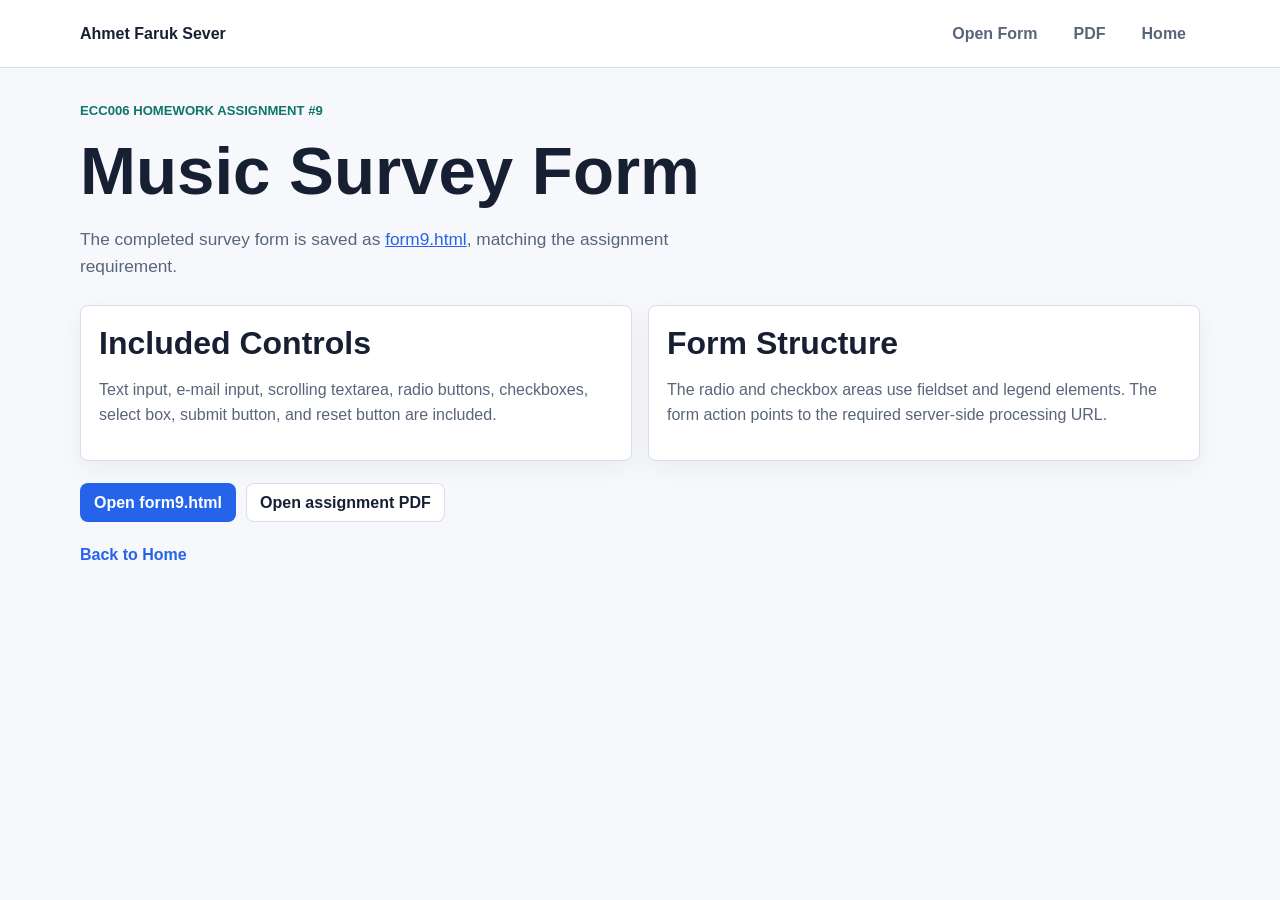
<file: hw9.html>
<!DOCTYPE html>
<html lang="en">
<head>
    <meta charset="UTF-8">
    <meta name="viewport" content="width=device-width, initial-scale=1.0">
    <title>HW9 - Music Survey Form</title>
    <link rel="stylesheet" href="styles.css">
</head>
<body>
    <header class="site-header">
        <nav class="nav">
            <a class="brand" href="index.html">Ahmet Faruk Sever</a>
            <div class="nav-links">
                <a href="form9.html">Open Form</a>
                <a href="hw9.pdf">PDF</a>
                <a href="index.html">Home</a>
            </div>
        </nav>
    </header>

    <main class="page content-page">
        <header>
            <p class="eyebrow">ECC006 Homework Assignment #9</p>
            <h1>Music Survey Form</h1>
            <p class="lead">The completed survey form is saved as <a href="form9.html">form9.html</a>, matching the assignment requirement.</p>
        </header>

        <div class="grid two">
            <article class="card">
                <h2>Included Controls</h2>
                <p>Text input, e-mail input, scrolling textarea, radio buttons, checkboxes, select box, submit button, and reset button are included.</p>
            </article>
            <article class="card">
                <h2>Form Structure</h2>
                <p>The radio and checkbox areas use fieldset and legend elements. The form action points to the required server-side processing URL.</p>
            </article>
        </div>

        <div class="hero-actions">
            <a class="button" href="form9.html">Open form9.html</a>
            <a class="button secondary" href="hw9.pdf">Open assignment PDF</a>
        </div>

        <a class="home-link" href="index.html">Back to Home</a>
    </main>
</body>
</html>
</file>
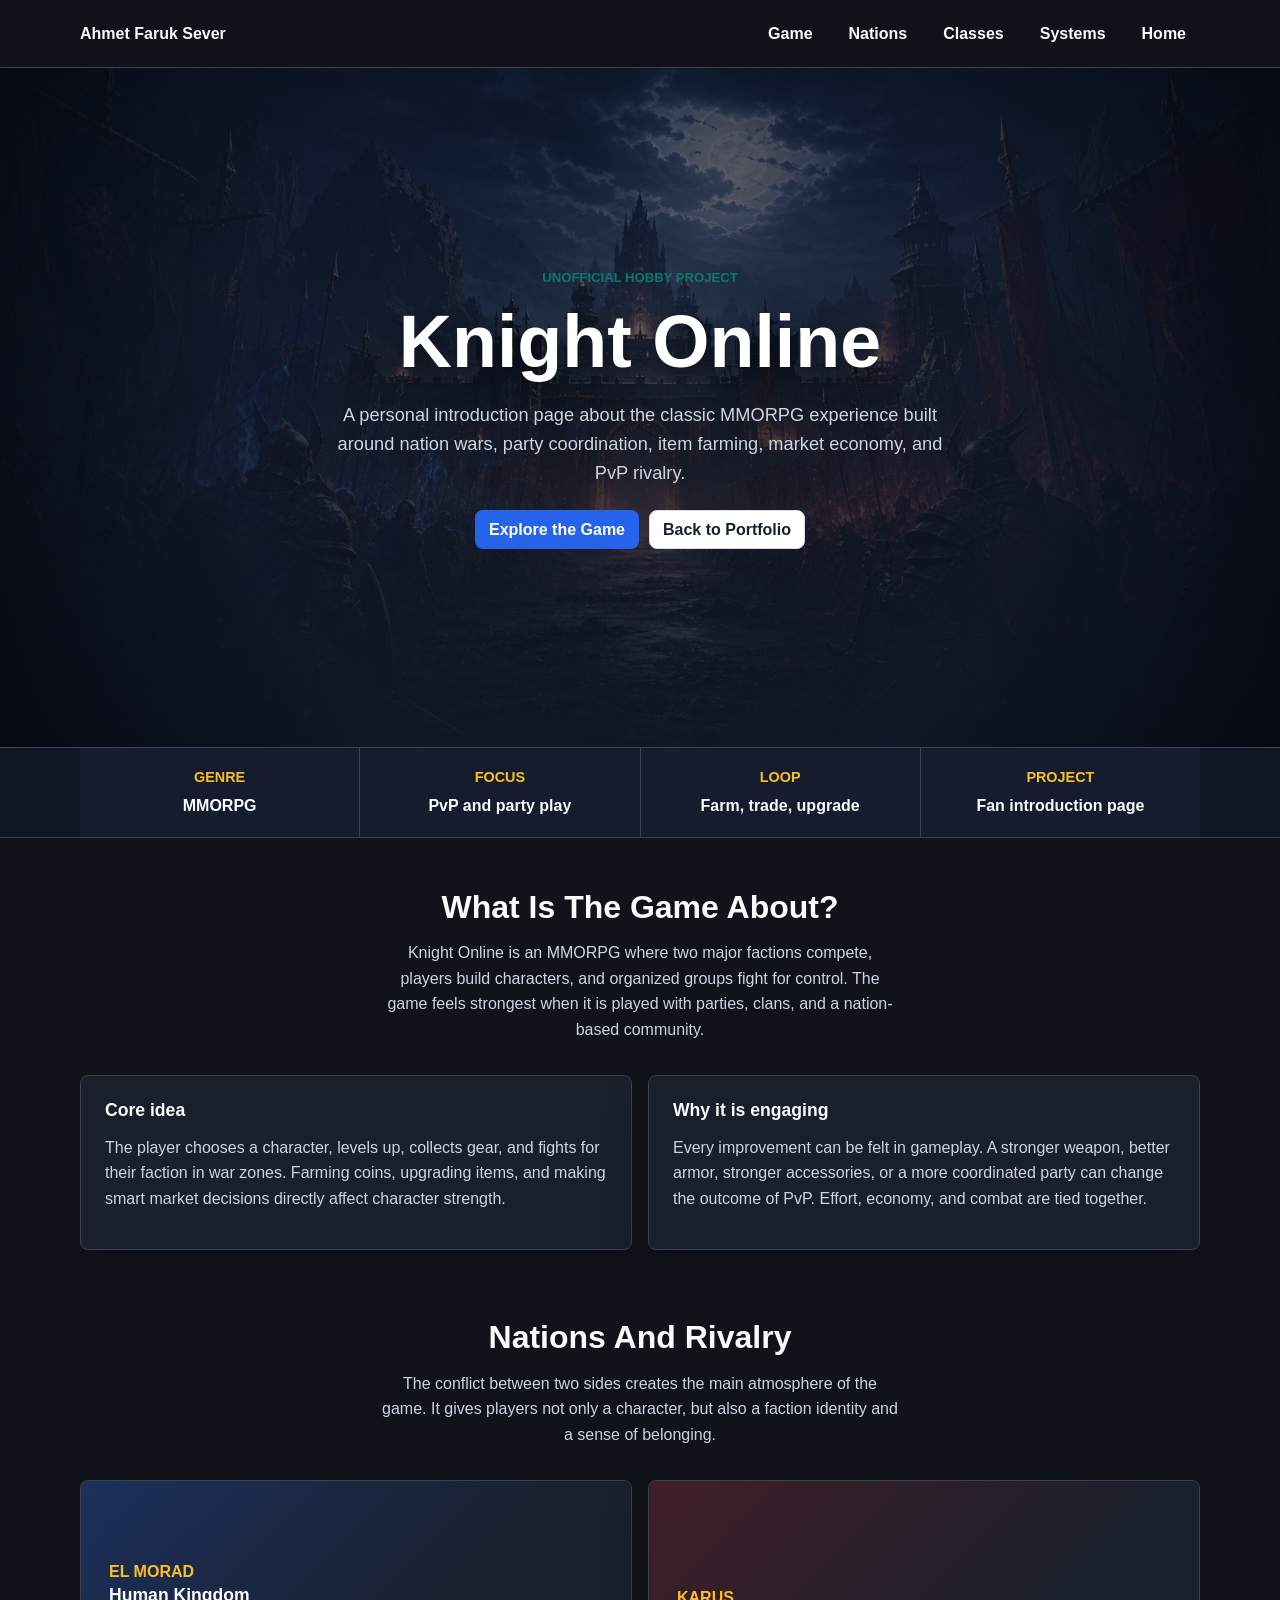
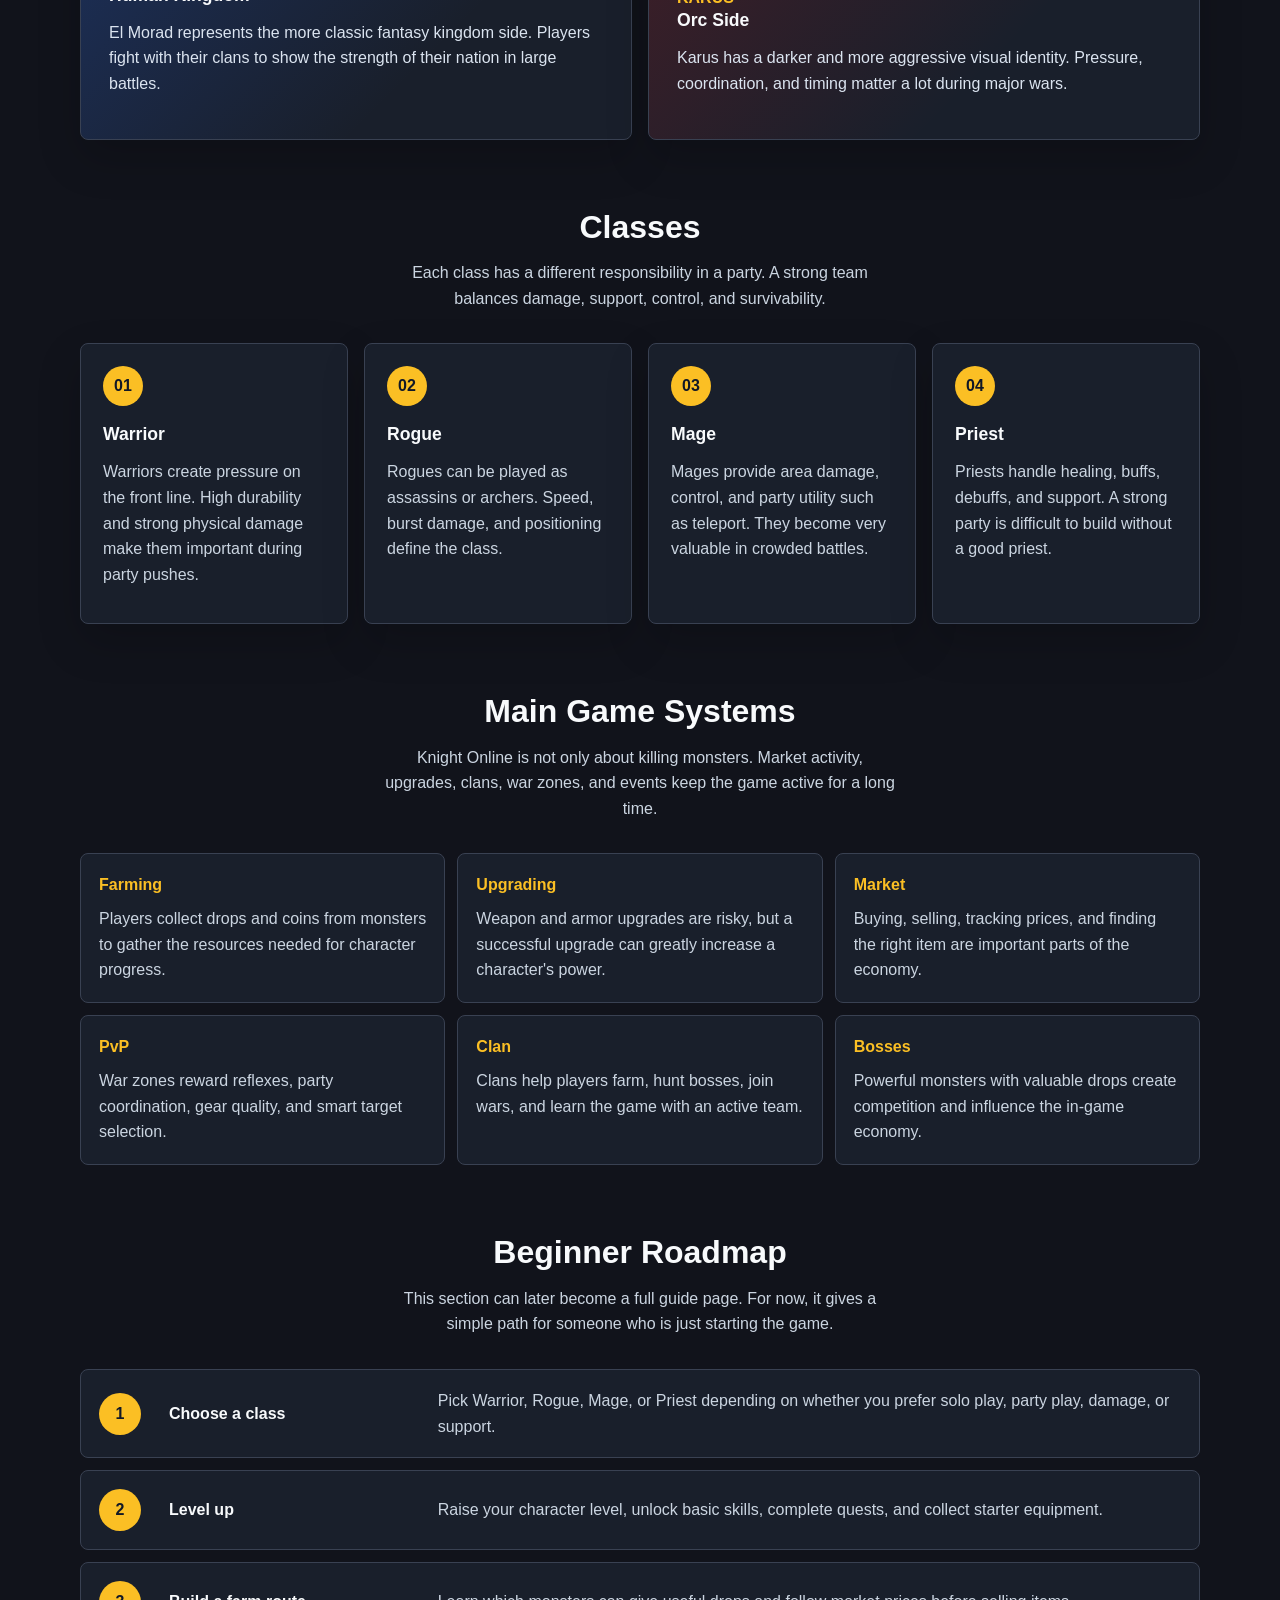
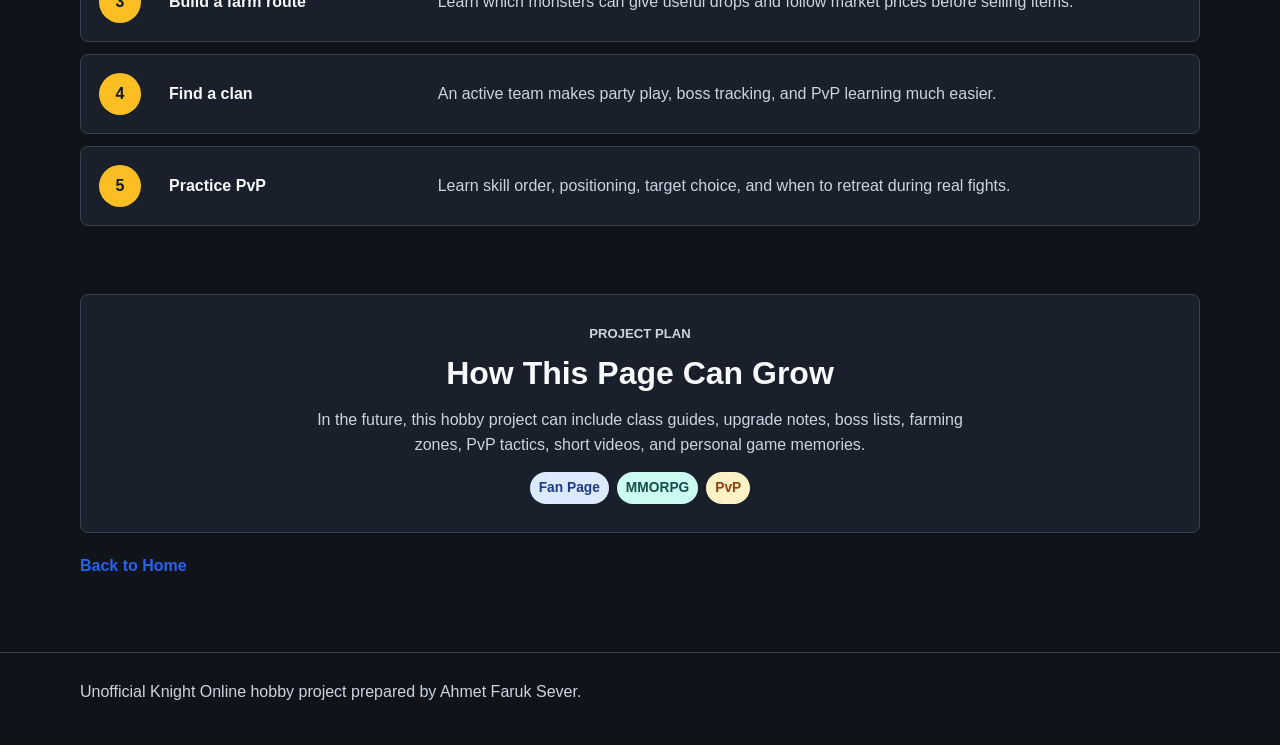
<file: knight-online.html>
<!DOCTYPE html>
<html lang="en">
<head>
    <meta charset="UTF-8">
    <meta name="viewport" content="width=device-width, initial-scale=1.0">
    <title>Knight Online - Hobby Project</title>
    <link rel="stylesheet" href="styles.css?v=ko-20260608-2">
</head>
<body class="game-page">
    <header class="site-header game-header">
        <nav class="nav">
            <a class="brand" href="knight-online.html">Ahmet Faruk Sever</a>
            <div class="nav-links">
                <a href="#overview">Game</a>
                <a href="#nations">Nations</a>
                <a href="#classes">Classes</a>
                <a href="#systems">Systems</a>
                <a href="knight-online.html">Home</a>
            </div>
        </nav>
    </header>

    <main>
        <section class="game-hero">
            <img src="assets/knight-online-battle-v2.png" alt="Knight Online hobby project cover image">
            <div class="game-hero-text">
                <p class="eyebrow">Unofficial hobby project</p>
                <h1>Knight Online</h1>
                <p class="lead">A personal introduction page about the classic MMORPG experience built around nation wars, party coordination, item farming, market economy, and PvP rivalry.</p>
                <div class="hero-actions centered-actions">
                    <a class="button" href="#overview">Explore the Game</a>
                    <a class="button secondary" href="knight-online.html">Back to Portfolio</a>
                </div>
            </div>
        </section>

        <section class="game-summary">
            <div class="page summary-grid">
                <div>
                    <strong>Genre</strong>
                    <span>MMORPG</span>
                </div>
                <div>
                    <strong>Focus</strong>
                    <span>PvP and party play</span>
                </div>
                <div>
                    <strong>Loop</strong>
                    <span>Farm, trade, upgrade</span>
                </div>
                <div>
                    <strong>Project</strong>
                    <span>Fan introduction page</span>
                </div>
            </div>
        </section>

        <div class="page">
            <section class="section game-intro" id="overview">
                <div class="section-heading centered-heading">
                    <div>
                        <h2>What Is The Game About?</h2>
                        <p>Knight Online is an MMORPG where two major factions compete, players build characters, and organized groups fight for control. The game feels strongest when it is played with parties, clans, and a nation-based community.</p>
                    </div>
                </div>

                <div class="story-panel">
                    <div>
                        <h3>Core idea</h3>
                        <p>The player chooses a character, levels up, collects gear, and fights for their faction in war zones. Farming coins, upgrading items, and making smart market decisions directly affect character strength.</p>
                    </div>
                    <div>
                        <h3>Why it is engaging</h3>
                        <p>Every improvement can be felt in gameplay. A stronger weapon, better armor, stronger accessories, or a more coordinated party can change the outcome of PvP. Effort, economy, and combat are tied together.</p>
                    </div>
                </div>
            </section>

            <section class="section" id="nations">
                <div class="section-heading centered-heading">
                    <div>
                        <h2>Nations And Rivalry</h2>
                        <p>The conflict between two sides creates the main atmosphere of the game. It gives players not only a character, but also a faction identity and a sense of belonging.</p>
                    </div>
                </div>

                <div class="nation-grid">
                    <article class="nation-card elmorad">
                        <span>El Morad</span>
                        <h3>Human Kingdom</h3>
                        <p>El Morad represents the more classic fantasy kingdom side. Players fight with their clans to show the strength of their nation in large battles.</p>
                    </article>
                    <article class="nation-card karus">
                        <span>Karus</span>
                        <h3>Orc Side</h3>
                        <p>Karus has a darker and more aggressive visual identity. Pressure, coordination, and timing matter a lot during major wars.</p>
                    </article>
                </div>
            </section>

            <section class="section" id="classes">
                <div class="section-heading centered-heading">
                    <div>
                        <h2>Classes</h2>
                        <p>Each class has a different responsibility in a party. A strong team balances damage, support, control, and survivability.</p>
                    </div>
                </div>

                <div class="class-grid">
                    <article class="class-card">
                        <span>01</span>
                        <h3>Warrior</h3>
                        <p>Warriors create pressure on the front line. High durability and strong physical damage make them important during party pushes.</p>
                    </article>
                    <article class="class-card">
                        <span>02</span>
                        <h3>Rogue</h3>
                        <p>Rogues can be played as assassins or archers. Speed, burst damage, and positioning define the class.</p>
                    </article>
                    <article class="class-card">
                        <span>03</span>
                        <h3>Mage</h3>
                        <p>Mages provide area damage, control, and party utility such as teleport. They become very valuable in crowded battles.</p>
                    </article>
                    <article class="class-card">
                        <span>04</span>
                        <h3>Priest</h3>
                        <p>Priests handle healing, buffs, debuffs, and support. A strong party is difficult to build without a good priest.</p>
                    </article>
                </div>
            </section>

            <section class="section" id="systems">
                <div class="section-heading centered-heading">
                    <div>
                        <h2>Main Game Systems</h2>
                        <p>Knight Online is not only about killing monsters. Market activity, upgrades, clans, war zones, and events keep the game active for a long time.</p>
                    </div>
                </div>

                <div class="feature-strip detailed">
                    <div>
                        <strong>Farming</strong>
                        <span>Players collect drops and coins from monsters to gather the resources needed for character progress.</span>
                    </div>
                    <div>
                        <strong>Upgrading</strong>
                        <span>Weapon and armor upgrades are risky, but a successful upgrade can greatly increase a character's power.</span>
                    </div>
                    <div>
                        <strong>Market</strong>
                        <span>Buying, selling, tracking prices, and finding the right item are important parts of the economy.</span>
                    </div>
                    <div>
                        <strong>PvP</strong>
                        <span>War zones reward reflexes, party coordination, gear quality, and smart target selection.</span>
                    </div>
                    <div>
                        <strong>Clan</strong>
                        <span>Clans help players farm, hunt bosses, join wars, and learn the game with an active team.</span>
                    </div>
                    <div>
                        <strong>Bosses</strong>
                        <span>Powerful monsters with valuable drops create competition and influence the in-game economy.</span>
                    </div>
                </div>
            </section>

            <section class="section">
                <div class="section-heading centered-heading">
                    <div>
                        <h2>Beginner Roadmap</h2>
                        <p>This section can later become a full guide page. For now, it gives a simple path for someone who is just starting the game.</p>
                    </div>
                </div>

                <ol class="roadmap">
                    <li>
                        <strong>Choose a class</strong>
                        <span>Pick Warrior, Rogue, Mage, or Priest depending on whether you prefer solo play, party play, damage, or support.</span>
                    </li>
                    <li>
                        <strong>Level up</strong>
                        <span>Raise your character level, unlock basic skills, complete quests, and collect starter equipment.</span>
                    </li>
                    <li>
                        <strong>Build a farm route</strong>
                        <span>Learn which monsters can give useful drops and follow market prices before selling items.</span>
                    </li>
                    <li>
                        <strong>Find a clan</strong>
                        <span>An active team makes party play, boss tracking, and PvP learning much easier.</span>
                    </li>
                    <li>
                        <strong>Practice PvP</strong>
                        <span>Learn skill order, positioning, target choice, and when to retreat during real fights.</span>
                    </li>
                </ol>
            </section>

            <section class="section">
                <article class="card project-card">
                    <p class="eyebrow">Project plan</p>
                    <h2>How This Page Can Grow</h2>
                    <p>In the future, this hobby project can include class guides, upgrade notes, boss lists, farming zones, PvP tactics, short videos, and personal game memories.</p>
                    <div class="tag-row centered-tags">
                        <span class="tag">Fan Page</span>
                        <span class="tag teal">MMORPG</span>
                        <span class="tag amber">PvP</span>
                    </div>
                </article>
                <a class="home-link" href="knight-online.html">Back to Home</a>
            </section>
        </div>
    </main>

    <footer class="footer game-footer">
        <div class="page">
            <p>Unofficial Knight Online hobby project prepared by Ahmet Faruk Sever.</p>
        </div>
    </footer>
</body>
</html>
</file>
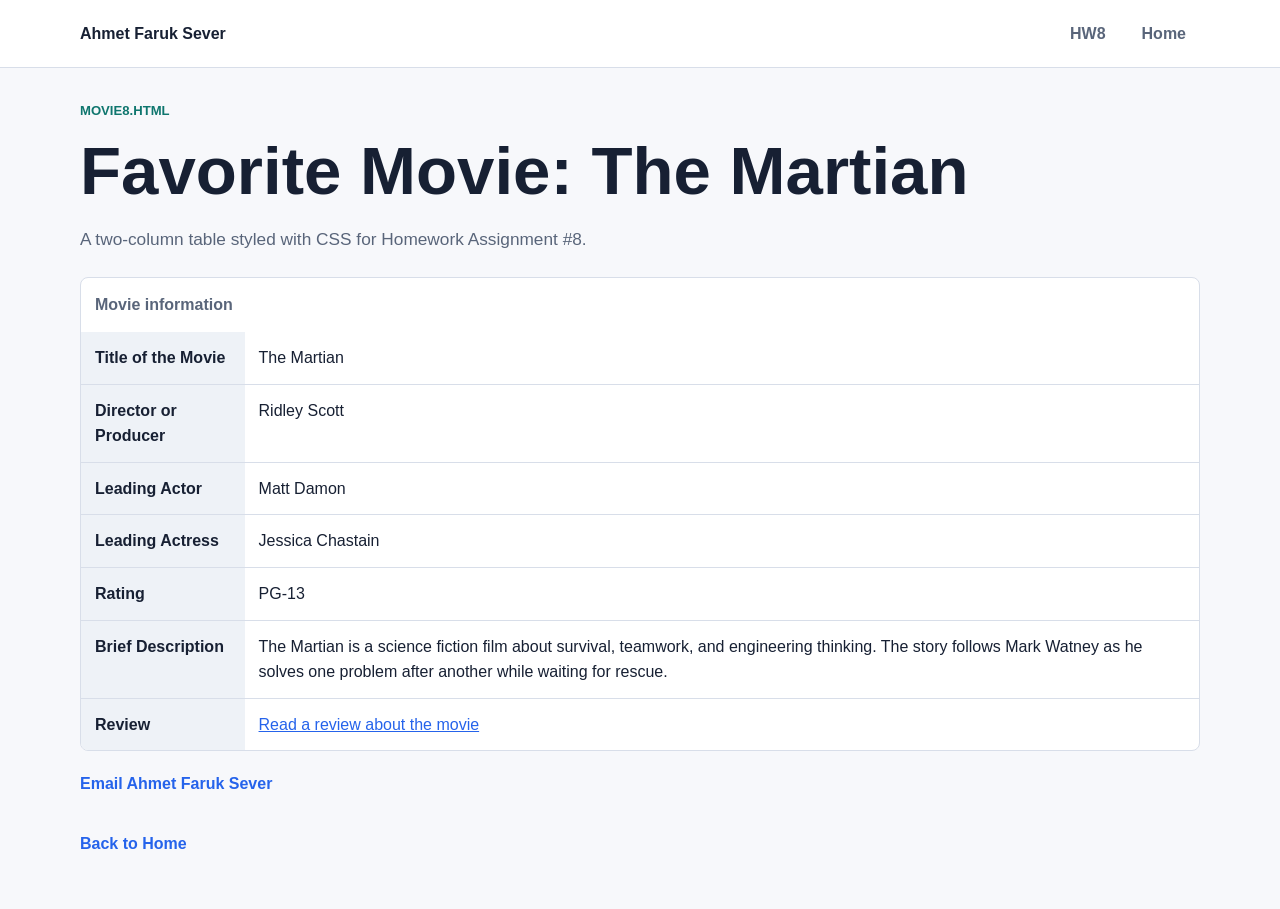
<file: movie8.html>
<!DOCTYPE html>
<html lang="en">
<head>
    <meta charset="UTF-8">
    <meta name="viewport" content="width=device-width, initial-scale=1.0">
    <title>Movie 8 - Favorite Movie</title>
    <link rel="stylesheet" href="styles.css">
</head>
<body>
    <header class="site-header">
        <nav class="nav">
            <a class="brand" href="index.html">Ahmet Faruk Sever</a>
            <div class="nav-links">
                <a href="hw8.html">HW8</a>
                <a href="index.html">Home</a>
            </div>
        </nav>
    </header>

    <main class="page content-page">
        <header>
            <p class="eyebrow">movie8.html</p>
            <h1>Favorite Movie: The Martian</h1>
            <p class="lead">A two-column table styled with CSS for Homework Assignment #8.</p>
        </header>

        <div class="table-wrap">
            <table>
                <caption>Movie information</caption>
                <tr>
                    <th>Title of the Movie</th>
                    <td>The Martian</td>
                </tr>
                <tr>
                    <th>Director or Producer</th>
                    <td>Ridley Scott</td>
                </tr>
                <tr>
                    <th>Leading Actor</th>
                    <td>Matt Damon</td>
                </tr>
                <tr>
                    <th>Leading Actress</th>
                    <td>Jessica Chastain</td>
                </tr>
                <tr>
                    <th>Rating</th>
                    <td>PG-13</td>
                </tr>
                <tr>
                    <th>Brief Description</th>
                    <td>The Martian is a science fiction film about survival, teamwork, and engineering thinking. The story follows Mark Watney as he solves one problem after another while waiting for rescue.</td>
                </tr>
                <tr>
                    <th>Review</th>
                    <td><a href="https://www.rogerebert.com/reviews/the-martian-2015">Read a review about the movie</a></td>
                </tr>
            </table>
        </div>

        <p><a class="home-link" href="mailto:ahmet.faruk.sever@example.com">Email Ahmet Faruk Sever</a></p>
        <a class="home-link" href="index.html">Back to Home</a>
    </main>
</body>
</html>
</file>
<file: styles.css>
* {
    box-sizing: border-box;
}

:root {
    --bg: #f7f8fb;
    --surface: #ffffff;
    --ink: #172033;
    --muted: #59657a;
    --line: #d8dee9;
    --blue: #2563eb;
    --teal: #0f766e;
    --amber: #f59e0b;
    --rose: #be123c;
    --soft-blue: #dbeafe;
    --soft-teal: #ccfbf1;
    --shadow: 0 18px 45px rgba(23, 32, 51, 0.09);
}

html {
    scroll-behavior: smooth;
}

body {
    margin: 0;
    color: var(--ink);
    background: var(--bg);
    font-family: Arial, Helvetica, sans-serif;
    line-height: 1.6;
}

a {
    color: var(--blue);
}

a:hover {
    color: var(--teal);
}

img {
    max-width: 100%;
}

.site-header {
    background: var(--surface);
    border-bottom: 1px solid var(--line);
    position: sticky;
    top: 0;
    z-index: 10;
}

.nav {
    width: min(1120px, calc(100% - 32px));
    margin: 0 auto;
    display: flex;
    align-items: center;
    justify-content: space-between;
    gap: 16px;
    padding: 14px 0;
}

.brand {
    color: var(--ink);
    font-weight: 700;
    text-decoration: none;
}

.nav-links {
    display: flex;
    align-items: center;
    gap: 8px;
    flex-wrap: wrap;
}

.nav-links a,
.button {
    border: 1px solid transparent;
    border-radius: 8px;
    padding: 9px 13px;
    font-weight: 700;
    text-decoration: none;
    line-height: 1.2;
}

.nav-links a {
    color: var(--muted);
}

.nav-links a:hover {
    background: #eef2f7;
    color: var(--ink);
}

.button {
    display: inline-flex;
    align-items: center;
    justify-content: center;
    color: #ffffff;
    background: var(--blue);
}

.button.secondary {
    color: var(--ink);
    background: #ffffff;
    border-color: var(--line);
}

.button.teal {
    background: var(--teal);
}

.page {
    width: min(1120px, calc(100% - 32px));
    margin: 0 auto;
}

.hero {
    display: grid;
    grid-template-columns: minmax(0, 1.05fr) minmax(300px, 0.95fr);
    align-items: center;
    gap: 36px;
    padding: 48px 0 32px;
}

.eyebrow {
    margin: 0 0 10px;
    color: var(--teal);
    font-weight: 700;
    letter-spacing: 0;
    text-transform: uppercase;
    font-size: 0.82rem;
}

h1,
h2,
h3 {
    line-height: 1.2;
    margin: 0 0 14px;
}

h1 {
    font-size: 4.2rem;
}

h2 {
    font-size: 2rem;
}

h3 {
    font-size: 1.1rem;
}

p {
    margin: 0 0 14px;
}

.lead {
    color: var(--muted);
    font-size: 1.08rem;
    max-width: 62ch;
}

.hero-actions {
    display: flex;
    flex-wrap: wrap;
    gap: 10px;
    margin-top: 22px;
}

.hero-visual {
    border-radius: 8px;
    box-shadow: var(--shadow);
    border: 1px solid var(--line);
}

.hobby-band {
    border-top: 1px solid var(--line);
    border-bottom: 1px solid var(--line);
}

.hobby-preview {
    display: grid;
    grid-template-columns: minmax(0, 0.9fr) minmax(320px, 1.1fr);
    align-items: center;
    gap: 24px;
}

.hobby-preview img {
    display: block;
    border-radius: 8px;
    border: 1px solid var(--line);
    box-shadow: var(--shadow);
}

.section {
    padding: 34px 0;
}

.section-heading {
    display: flex;
    align-items: end;
    justify-content: space-between;
    gap: 16px;
    margin-bottom: 18px;
}

.section-heading p {
    color: var(--muted);
    max-width: 58ch;
}

.grid {
    display: grid;
    grid-template-columns: repeat(3, minmax(0, 1fr));
    gap: 16px;
}

.grid.two {
    grid-template-columns: repeat(2, minmax(0, 1fr));
}

.card {
    background: var(--surface);
    border: 1px solid var(--line);
    border-radius: 8px;
    padding: 18px;
    box-shadow: 0 8px 22px rgba(23, 32, 51, 0.05);
}

.card p {
    color: var(--muted);
}

.tag-row {
    display: flex;
    flex-wrap: wrap;
    gap: 8px;
    margin-top: 12px;
}

.tag {
    border-radius: 999px;
    padding: 5px 9px;
    background: var(--soft-blue);
    color: #1e3a8a;
    font-size: 0.86rem;
    font-weight: 700;
}

.tag.teal {
    background: var(--soft-teal);
    color: #134e4a;
}

.tag.amber {
    background: #fef3c7;
    color: #92400e;
}

.assignment-list {
    display: grid;
    grid-template-columns: repeat(2, minmax(0, 1fr));
    gap: 12px;
    padding: 0;
    margin: 0;
    list-style: none;
}

.assignment-list a {
    display: flex;
    align-items: center;
    justify-content: space-between;
    gap: 14px;
    min-height: 56px;
    padding: 14px 16px;
    color: var(--ink);
    background: var(--surface);
    border: 1px solid var(--line);
    border-radius: 8px;
    text-decoration: none;
    font-weight: 700;
}

.assignment-list a span {
    color: var(--muted);
    font-weight: 400;
}

.assignment-list a:hover {
    border-color: var(--blue);
    box-shadow: 0 8px 20px rgba(37, 99, 235, 0.12);
}

.footer {
    margin-top: 40px;
    padding: 26px 0;
    color: var(--muted);
    border-top: 1px solid var(--line);
}

.home-link {
    display: inline-flex;
    margin: 20px 0 0;
    font-weight: 700;
    text-decoration: none;
}

.content-page {
    padding: 32px 0 52px;
}

.content-page header {
    margin-bottom: 24px;
}

.table-wrap {
    overflow-x: auto;
    background: var(--surface);
    border: 1px solid var(--line);
    border-radius: 8px;
}

table {
    width: 100%;
    border-collapse: collapse;
}

th,
td {
    padding: 13px 14px;
    border-bottom: 1px solid var(--line);
    text-align: left;
    vertical-align: top;
}

th {
    background: #eef2f7;
}

tr:last-child th,
tr:last-child td {
    border-bottom: 0;
}

caption {
    padding: 14px;
    text-align: left;
    color: var(--muted);
    font-weight: 700;
}

.note {
    padding: 14px 16px;
    background: #fffbeb;
    border-left: 4px solid var(--amber);
    border-radius: 8px;
}

form {
    display: grid;
    gap: 16px;
}

label {
    display: block;
    font-weight: 700;
    margin-bottom: 6px;
}

input,
textarea,
select {
    width: 100%;
    padding: 10px 12px;
    border: 1px solid #b8c2d2;
    border-radius: 8px;
    font: inherit;
}

textarea {
    resize: vertical;
}

fieldset {
    border: 1px solid var(--line);
    border-radius: 8px;
    padding: 14px;
    background: #ffffff;
}

legend {
    padding: 0 8px;
    font-weight: 700;
}

.choice {
    display: flex;
    align-items: center;
    gap: 8px;
    margin: 8px 0;
    font-weight: 400;
}

.choice input {
    width: auto;
}

.form-actions {
    display: flex;
    gap: 10px;
    flex-wrap: wrap;
}

button {
    cursor: pointer;
    border: 0;
    border-radius: 8px;
    padding: 10px 16px;
    color: #ffffff;
    background: var(--blue);
    font: inherit;
    font-weight: 700;
}

button[type="reset"] {
    color: var(--ink);
    background: #ffffff;
    border: 1px solid var(--line);
}

.bar-list {
    display: grid;
    gap: 12px;
}

.bar {
    background: #e5e7eb;
    border-radius: 999px;
    overflow: hidden;
}

.bar span {
    display: block;
    min-width: 40px;
    padding: 7px 10px;
    color: #ffffff;
    background: var(--teal);
    font-weight: 700;
    text-align: right;
}

.game-page {
    background: #11131b;
    color: #f8fafc;
}

.game-header {
    background: rgba(17, 19, 27, 0.96);
    border-bottom-color: #3d4455;
}

.game-header .brand,
.game-header .nav-links a {
    color: #f8fafc;
}

.game-header .nav-links a:hover {
    background: #2b3140;
}

.game-hero {
    min-height: 680px;
    position: relative;
    display: grid;
    align-items: center;
    overflow: hidden;
    border-bottom: 1px solid #3d4455;
    text-align: center;
}

.game-hero img {
    position: absolute;
    inset: 0;
    width: 100%;
    height: 100%;
    object-fit: cover;
}

.game-hero::after {
    content: "";
    position: absolute;
    inset: 0;
    background:
        radial-gradient(circle at center, rgba(15, 23, 42, 0.25), rgba(15, 23, 42, 0.8) 58%, rgba(5, 9, 18, 0.96)),
        linear-gradient(180deg, rgba(17, 19, 27, 0.18), rgba(17, 19, 27, 0.86));
}

.game-hero-text {
    position: relative;
    z-index: 1;
    width: min(900px, calc(100% - 32px));
    margin: 0 auto;
    padding: 96px 0;
}

.game-hero-text h1 {
    color: #ffffff;
    font-size: 4.6rem;
    text-shadow: 0 8px 32px rgba(0, 0, 0, 0.65);
}

.game-hero-text .lead {
    margin-left: auto;
    margin-right: auto;
    color: #e2e8f0;
    font-size: 1.14rem;
}

.centered-actions,
.centered-tags {
    justify-content: center;
}

.game-page .lead,
.game-page .section-heading p,
.game-page .card p {
    color: #cbd5e1;
}

.game-page .card,
.game-card {
    background: #191f2b;
    border-color: #394152;
    box-shadow: none;
}

.game-summary {
    background: #0f1626;
    border-bottom: 1px solid #394152;
}

.summary-grid {
    display: grid;
    grid-template-columns: repeat(4, minmax(0, 1fr));
    gap: 1px;
    background: #394152;
}

.summary-grid div {
    padding: 18px;
    text-align: center;
    background: #151c2d;
}

.summary-grid strong,
.summary-grid span {
    display: block;
}

.summary-grid strong {
    margin-bottom: 4px;
    color: #fbbf24;
    font-size: 0.9rem;
    text-transform: uppercase;
}

.summary-grid span {
    color: #f8fafc;
    font-weight: 700;
}

.centered-heading {
    justify-content: center;
    text-align: center;
}

.centered-heading p {
    margin-left: auto;
    margin-right: auto;
}

.game-intro {
    padding-top: 50px;
}

.story-panel {
    display: grid;
    grid-template-columns: repeat(2, minmax(0, 1fr));
    gap: 16px;
}

.story-panel div,
.class-card,
.nation-card,
.project-card {
    border-radius: 8px;
    border: 1px solid #394152;
    background: #191f2b;
    box-shadow: 0 18px 44px rgba(0, 0, 0, 0.18);
}

.story-panel div {
    padding: 24px;
}

.story-panel p {
    color: #cbd5e1;
}

.nation-grid {
    display: grid;
    grid-template-columns: repeat(2, minmax(0, 1fr));
    gap: 16px;
}

.nation-card {
    min-height: 260px;
    padding: 28px;
    display: flex;
    flex-direction: column;
    justify-content: flex-end;
    overflow: hidden;
    position: relative;
}

.nation-card::before {
    content: "";
    position: absolute;
    inset: 0;
    opacity: 0.25;
}

.nation-card > * {
    position: relative;
}

.nation-card span {
    color: #fbbf24;
    font-weight: 700;
    text-transform: uppercase;
}

.nation-card p {
    color: #dbe4f0;
}

.elmorad::before {
    background: linear-gradient(135deg, #2563eb, transparent 65%);
}

.karus::before {
    background: linear-gradient(135deg, #b91c1c, transparent 65%);
}

.class-grid {
    display: grid;
    grid-template-columns: repeat(4, minmax(0, 1fr));
    gap: 16px;
}

.class-card {
    padding: 22px;
}

.class-card span {
    display: inline-flex;
    width: 40px;
    height: 40px;
    align-items: center;
    justify-content: center;
    margin-bottom: 18px;
    color: #111827;
    background: #fbbf24;
    border-radius: 999px;
    font-weight: 800;
}

.class-card p {
    color: #cbd5e1;
}

.game-page .table-wrap {
    background: #191f2b;
    border-color: #394152;
}

.game-page th {
    color: #ffffff;
    background: #7f1d1d;
}

.game-page td {
    color: #dbe4f0;
    border-bottom-color: #394152;
}

.feature-strip {
    display: grid;
    grid-template-columns: repeat(4, minmax(0, 1fr));
    gap: 12px;
}

.feature-strip.detailed {
    grid-template-columns: repeat(3, minmax(0, 1fr));
}

.feature-strip div {
    min-height: 150px;
    padding: 18px;
    border: 1px solid #394152;
    border-radius: 8px;
    background: #191f2b;
}

.feature-strip strong,
.feature-strip span {
    display: block;
}

.feature-strip strong {
    margin-bottom: 8px;
    color: #fbbf24;
}

.feature-strip span {
    color: #cbd5e1;
}

.roadmap {
    display: grid;
    gap: 12px;
    margin: 0;
    padding: 0;
    list-style: none;
    counter-reset: roadmap;
}

.roadmap li {
    counter-increment: roadmap;
    display: grid;
    grid-template-columns: 54px minmax(0, 0.34fr) minmax(0, 1fr);
    align-items: center;
    gap: 16px;
    padding: 18px;
    border: 1px solid #394152;
    border-radius: 8px;
    background: #191f2b;
}

.roadmap li::before {
    content: counter(roadmap);
    display: inline-flex;
    width: 42px;
    height: 42px;
    align-items: center;
    justify-content: center;
    color: #111827;
    background: #fbbf24;
    border-radius: 999px;
    font-weight: 800;
}

.roadmap strong {
    color: #f8fafc;
}

.roadmap span {
    color: #cbd5e1;
}

.project-card {
    padding: 28px;
    text-align: center;
}

.project-card p {
    max-width: 74ch;
    margin-left: auto;
    margin-right: auto;
}

.game-footer {
    color: #cbd5e1;
    border-top-color: #394152;
}

@media (max-width: 760px) {
    .nav {
        align-items: flex-start;
        flex-direction: column;
    }

    .hero,
    .hobby-preview,
    .grid,
    .grid.two,
    .summary-grid,
    .story-panel,
    .nation-grid,
    .class-grid,
    .assignment-list,
    .feature-strip,
    .feature-strip.detailed {
        grid-template-columns: 1fr;
    }

    .game-hero {
        min-height: 560px;
    }

    .game-hero::after {
        background: rgba(17, 19, 27, 0.74);
    }

    .game-hero-text h1 {
        font-size: 2.7rem;
    }

    .roadmap li {
        grid-template-columns: 46px minmax(0, 1fr);
    }

    .roadmap span {
        grid-column: 2;
    }

    .section-heading {
        align-items: flex-start;
        flex-direction: column;
    }

    h1 {
        font-size: 2.4rem;
    }

    h2 {
        font-size: 1.55rem;
    }
}
</file>
